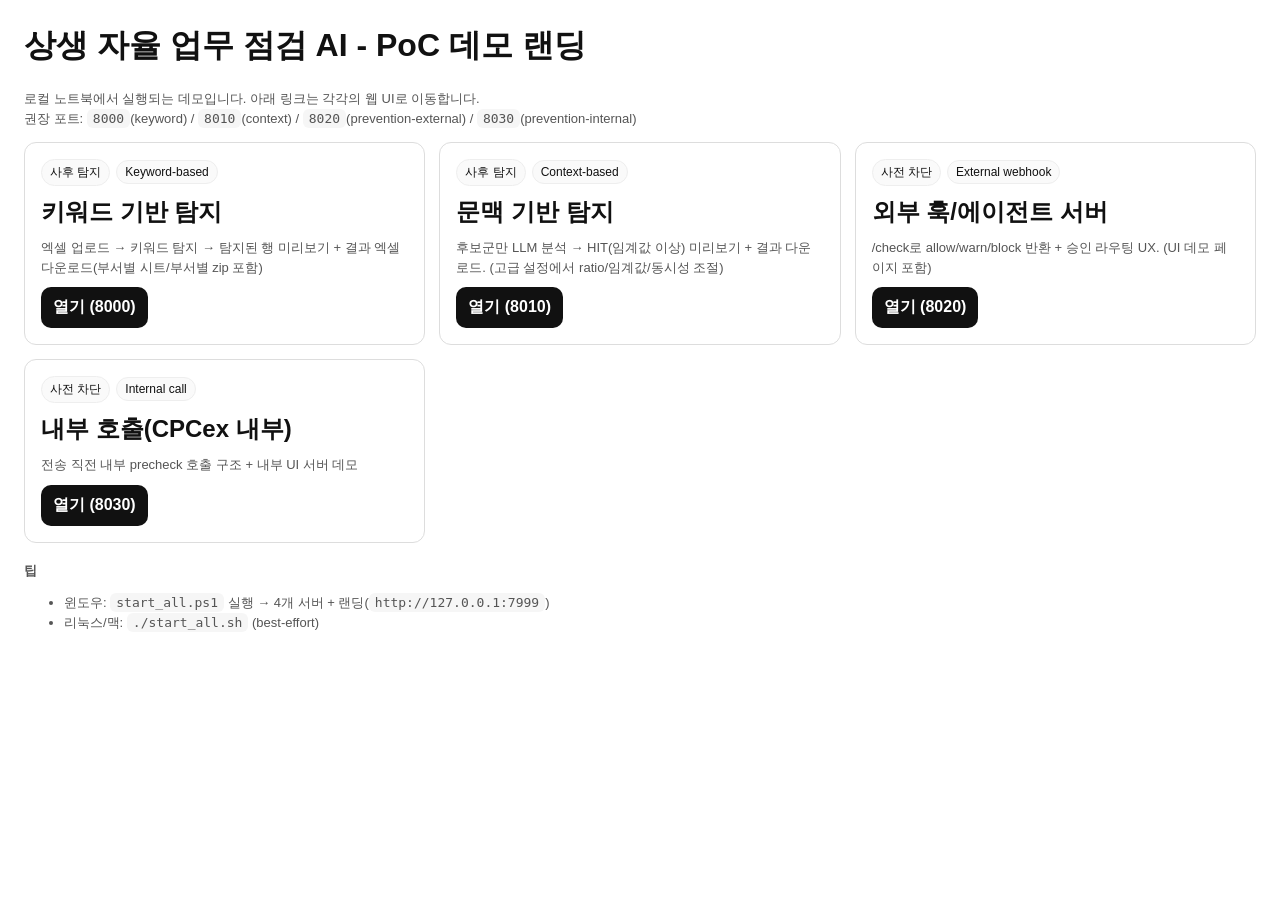
<file: PoC2/index.html>
<!doctype html>
<html lang="ko">
<head>
  <meta charset="utf-8" />
  <meta name="viewport" content="width=device-width, initial-scale=1" />
  <title>상생 자율 업무 점검 AI - PoC 데모 랜딩</title>
  <style>
    body { font-family: -apple-system,BlinkMacSystemFont,'Segoe UI',Roboto,Helvetica,Arial,'Apple SD Gothic Neo','Noto Sans KR',sans-serif; margin: 24px; color:#111; }
    .grid { display:grid; grid-template-columns: repeat(auto-fit, minmax(320px, 1fr)); gap: 14px; }
    .card { border:1px solid #ddd; border-radius: 12px; padding: 16px; }
    .tag { display:inline-block; font-size: 12px; padding: 4px 8px; border-radius: 999px; border:1px solid #eee; background:#fafafa; margin-right: 6px; }
    a.btn { display:inline-block; margin-top: 10px; padding: 10px 12px; border-radius: 10px; background:#111; color:#fff; text-decoration:none; font-weight: 700; }
    .muted { color:#555; font-size: 13px; line-height: 1.5; }
    code { background:#f6f6f6; padding: 2px 6px; border-radius: 6px; }
  </style>
</head>
<body>
  <h1>상생 자율 업무 점검 AI - PoC 데모 랜딩</h1>
  <div class="muted">
    <div>로컬 노트북에서 실행되는 데모입니다. 아래 링크는 각각의 웹 UI로 이동합니다.</div>
    <div>권장 포트: <code>8000</code>(keyword) / <code>8010</code>(context) / <code>8020</code>(prevention-external) / <code>8030</code>(prevention-internal)</div>
  </div>

  <div style="height: 14px;"></div>

  <div class="grid">
    <div class="card">
      <div class="tag">사후 탐지</div><div class="tag">Keyword-based</div>
      <h2 style="margin:10px 0;">키워드 기반 탐지</h2>
      <div class="muted">엑셀 업로드 → 키워드 탐지 → 탐지된 행 미리보기 + 결과 엑셀 다운로드(부서별 시트/부서별 zip 포함)</div>
      <a class="btn" href="http://127.0.0.1:8000/" target="_blank" rel="noreferrer">열기 (8000)</a>
    </div>

    <div class="card">
      <div class="tag">사후 탐지</div><div class="tag">Context-based</div>
      <h2 style="margin:10px 0;">문맥 기반 탐지</h2>
      <div class="muted">후보군만 LLM 분석 → HIT(임계값 이상) 미리보기 + 결과 다운로드. (고급 설정에서 ratio/임계값/동시성 조절)</div>
      <a class="btn" href="http://127.0.0.1:8010/" target="_blank" rel="noreferrer">열기 (8010)</a>
    </div>

    <div class="card">
      <div class="tag">사전 차단</div><div class="tag">External webhook</div>
      <h2 style="margin:10px 0;">외부 훅/에이전트 서버</h2>
      <div class="muted">/check로 allow/warn/block 반환 + 승인 라우팅 UX. (UI 데모 페이지 포함)</div>
      <a class="btn" href="http://127.0.0.1:8020/ui" target="_blank" rel="noreferrer">열기 (8020)</a>
    </div>

    <div class="card">
      <div class="tag">사전 차단</div><div class="tag">Internal call</div>
      <h2 style="margin:10px 0;">내부 호출(CPCex 내부)</h2>
      <div class="muted">전송 직전 내부 precheck 호출 구조 + 내부 UI 서버 데모</div>
      <a class="btn" href="http://127.0.0.1:8030/ui" target="_blank" rel="noreferrer">열기 (8030)</a>
    </div>
  </div>

  <div style="margin-top: 18px;" class="muted">
    <b>팁</b>
    <ul>
      <li>윈도우: <code>start_all.ps1</code> 실행 → 4개 서버 + 랜딩(<code>http://127.0.0.1:7999</code>)</li>
      <li>리눅스/맥: <code>./start_all.sh</code> (best-effort)</li>
    </ul>
  </div>
</body>
</html>
</file>
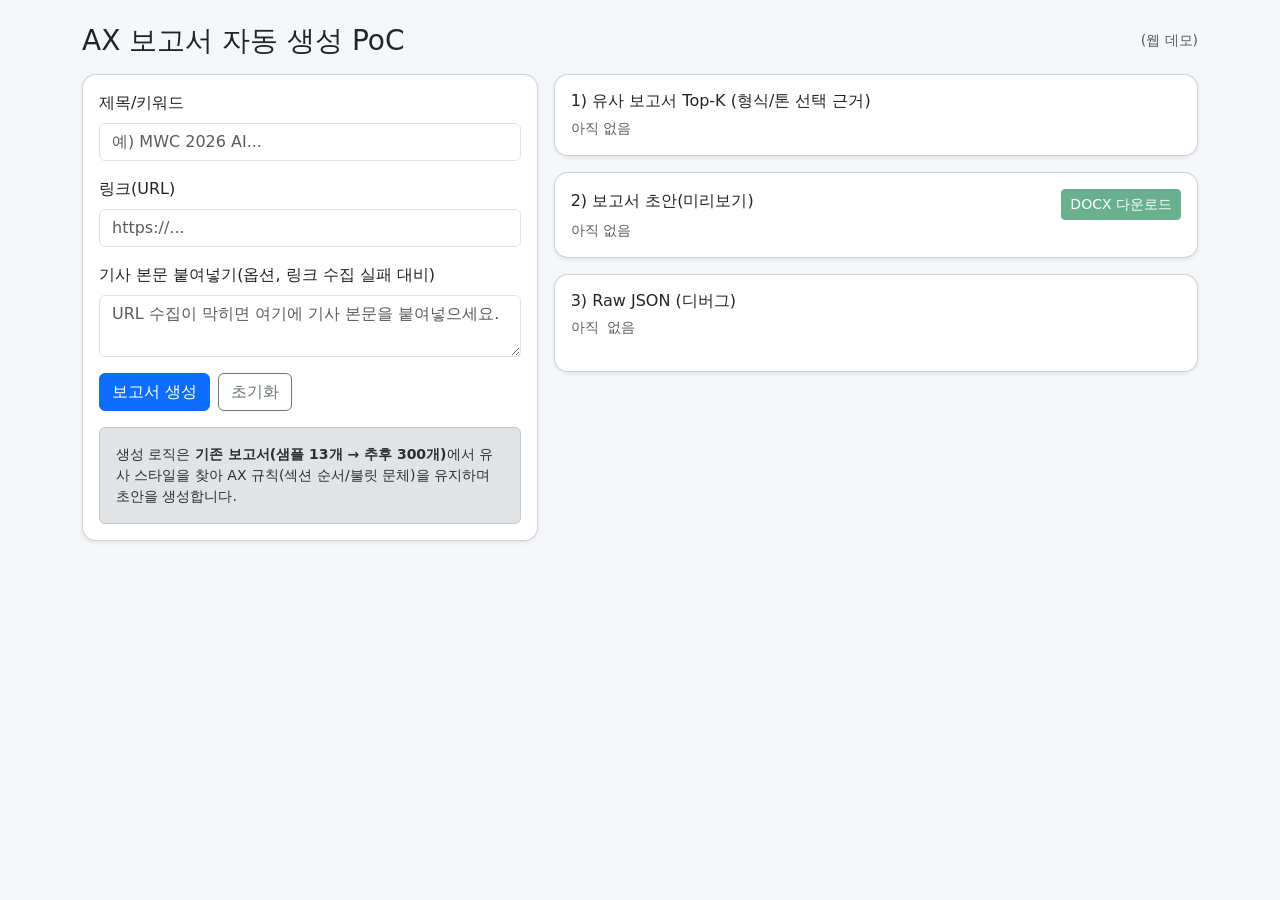
<file: PoC2/보고서 자동 생성(report-agent)/web/index.html>
<!doctype html>
<html lang="ko">
<head>
  <meta charset="utf-8" />
  <meta name="viewport" content="width=device-width, initial-scale=1" />
  <title>AX 보고서 자동 생성 PoC</title>
  <link href="https://cdn.jsdelivr.net/npm/bootstrap@5.3.3/dist/css/bootstrap.min.css" rel="stylesheet" />
  <style>
    body { background:#f6f7fb; }
    .card { border-radius: 14px; }
    textarea { min-height: 220px; }
    pre { white-space: pre-wrap; }
    .mono { font-family: ui-monospace, SFMono-Regular, Menlo, Monaco, Consolas, "Liberation Mono", "Courier New", monospace; }
  </style>
</head>
<body>
  <div class="container py-4">
    <div class="d-flex justify-content-between align-items-center mb-3">
      <h3 class="m-0">AX 보고서 자동 생성 PoC</h3>
      <div class="text-muted small">(웹 데모)</div>
    </div>

    <div class="row g-3">
      <div class="col-lg-5">
        <div class="card shadow-sm">
          <div class="card-body">
            <label class="form-label">제목/키워드</label>
            <input id="title" class="form-control" placeholder="예) MWC 2026 AI..." />

            <label class="form-label mt-3">링크(URL)</label>
            <input id="url" class="form-control" placeholder="https://..." />

            <label class="form-label mt-3">기사 본문 붙여넣기(옵션, 링크 수집 실패 대비)</label>
            <textarea id="body" class="form-control" placeholder="URL 수집이 막히면 여기에 기사 본문을 붙여넣으세요."></textarea>

            <div class="d-flex gap-2 mt-3">
              <button id="btn_generate" class="btn btn-primary">보고서 생성</button>
              <button id="btn_clear" class="btn btn-outline-secondary">초기화</button>
              <div class="ms-auto small text-muted" id="status"></div>
            </div>

            <div class="alert alert-secondary small mt-3 mb-0">
              생성 로직은 <b>기존 보고서(샘플 13개 → 추후 300개)</b>에서 유사 스타일을 찾아
              AX 규칙(섹션 순서/불릿 문체)을 유지하며 초안을 생성합니다.
            </div>
          </div>
        </div>
      </div>

      <div class="col-lg-7">
        <div class="card shadow-sm">
          <div class="card-body">
            <h6 class="mb-2">1) 유사 보고서 Top-K (형식/톤 선택 근거)</h6>
            <div id="retrieval" class="small text-muted">아직 없음</div>
          </div>
        </div>

        <div class="card shadow-sm mt-3">
          <div class="card-body">
            <div class="d-flex justify-content-between align-items-center">
              <h6 class="mb-2">2) 보고서 초안(미리보기)</h6>
              <div class="d-flex gap-2">
                <a id="download" class="btn btn-sm btn-success disabled" href="#">DOCX 다운로드</a>
              </div>
            </div>
            <div id="report" class="small text-muted">아직 없음</div>
          </div>
        </div>

        <div class="card shadow-sm mt-3">
          <div class="card-body">
            <h6 class="mb-2">3) Raw JSON (디버그)</h6>
            <pre id="raw" class="mono small text-muted">아직 없음</pre>
          </div>
        </div>
      </div>
    </div>
  </div>

<script>
  const el = (id) => document.getElementById(id);

  function setStatus(t) { el('status').textContent = t || ''; }
  function renderJson(id, obj) {
    el(id).textContent = JSON.stringify(obj, null, 2);
  }

  el('btn_clear').addEventListener('click', () => {
    el('title').value = '';
    el('url').value = '';
    el('body').value = '';
    el('retrieval').innerHTML = '아직 없음';
    el('report').innerHTML = '아직 없음';
    el('raw').textContent = '아직 없음';
    el('download').classList.add('disabled');
    el('download').setAttribute('href', '#');
  });

  el('btn_generate').addEventListener('click', async () => {
    setStatus('생성 중...');
    try {
      const payload = {
        title: el('title').value,
        url: el('url').value,
        pasted_body: el('body').value
      };

      const res = await fetch('/api/generate', {
        method: 'POST',
        headers: { 'Content-Type': 'application/json' },
        body: JSON.stringify(payload)
      });
      const obj = await res.json();

      if (!obj.ok) {
        el('retrieval').innerHTML = '<span class="text-danger">에러: ' + (obj.error || 'unknown') + '</span>';
        renderJson('raw', obj);
        return;
      }

      // Retrieval
      const items = obj.retrieval || [];
      el('retrieval').innerHTML = items.map((x) => {
        return `<div>• <b>${x.title}</b> <span class="text-muted">(score=${x.score.toFixed(3)})</span></div>`;
      }).join('') || '없음';

      // Report preview (simple)
      const r = obj.report || {};
      const html = `
        <div class="mb-2"><b>${r.report_title || ''}</b></div>
        <div class="mb-2"><b>소제목①</b> ${r.headline_one_liner || ''}</div>
        <div class="mb-2">${(r.section1_summary_bullets||[]).map(b=>`- ${b}`).join('<br/>')}</div>
        <div class="mb-2"><b>소제목②: 추가 확인 사항</b></div>
        <div class="mb-2">${(r.section2_additional_checks_bullets||[]).map(b=>`- ${b}`).join('<br/>')}</div>
        <div class="mb-2"><b>주요 인사이트(시사점)</b></div>
        <div class="mb-2">${(r.insights_bullets||[]).map(b=>`- ${b}`).join('<br/>')}</div>
        <div class="mb-2"><b>별첨</b></div>
        <div class="mb-1"><b>회사</b></div>
        <div class="mb-2">${((r.appendix||{}).companies||[]).map(c=>`• ${c.name}<br/>${(c.overview_bullets||[]).map(b=>`- ${b}`).join('<br/>')}`).join('<br/><br/>') || '(없음)'}</div>
        <div class="mb-1"><b>인물</b></div>
        <div class="mb-2">${((r.appendix||{}).people||[]).map(p=>`• ${p.name}<br/>${(p.profile_bullets||[]).map(b=>`- ${b}`).join('<br/>')}`).join('<br/><br/>') || '(없음)'}</div>
      `;
      el('report').innerHTML = html;

      renderJson('raw', obj);

      // download
      if (obj.download_url) {
        el('download').classList.remove('disabled');
        el('download').setAttribute('href', obj.download_url);
      }

    } catch (e) {
      el('retrieval').innerHTML = '<span class="text-danger">에러: ' + String(e) + '</span>';
    } finally {
      setStatus('');
    }
  });
</script>
</body>
</html>
</file>
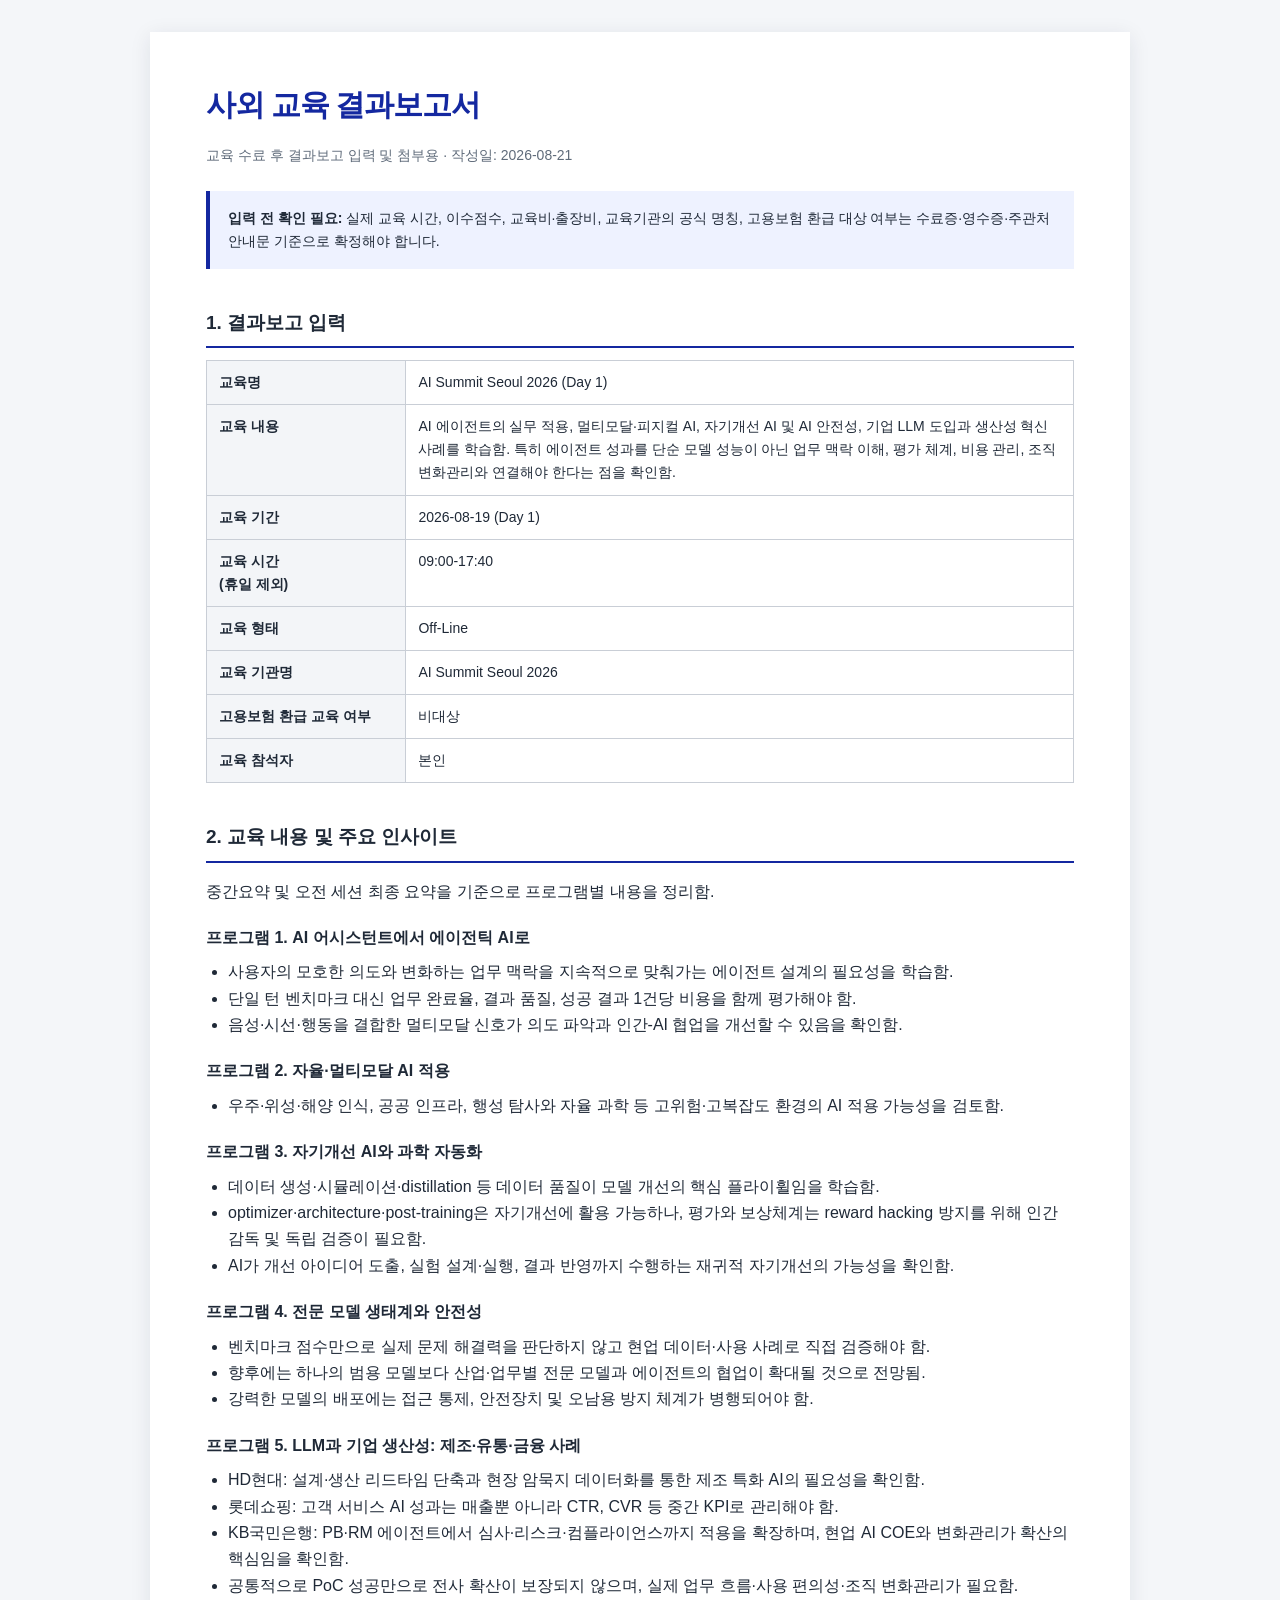
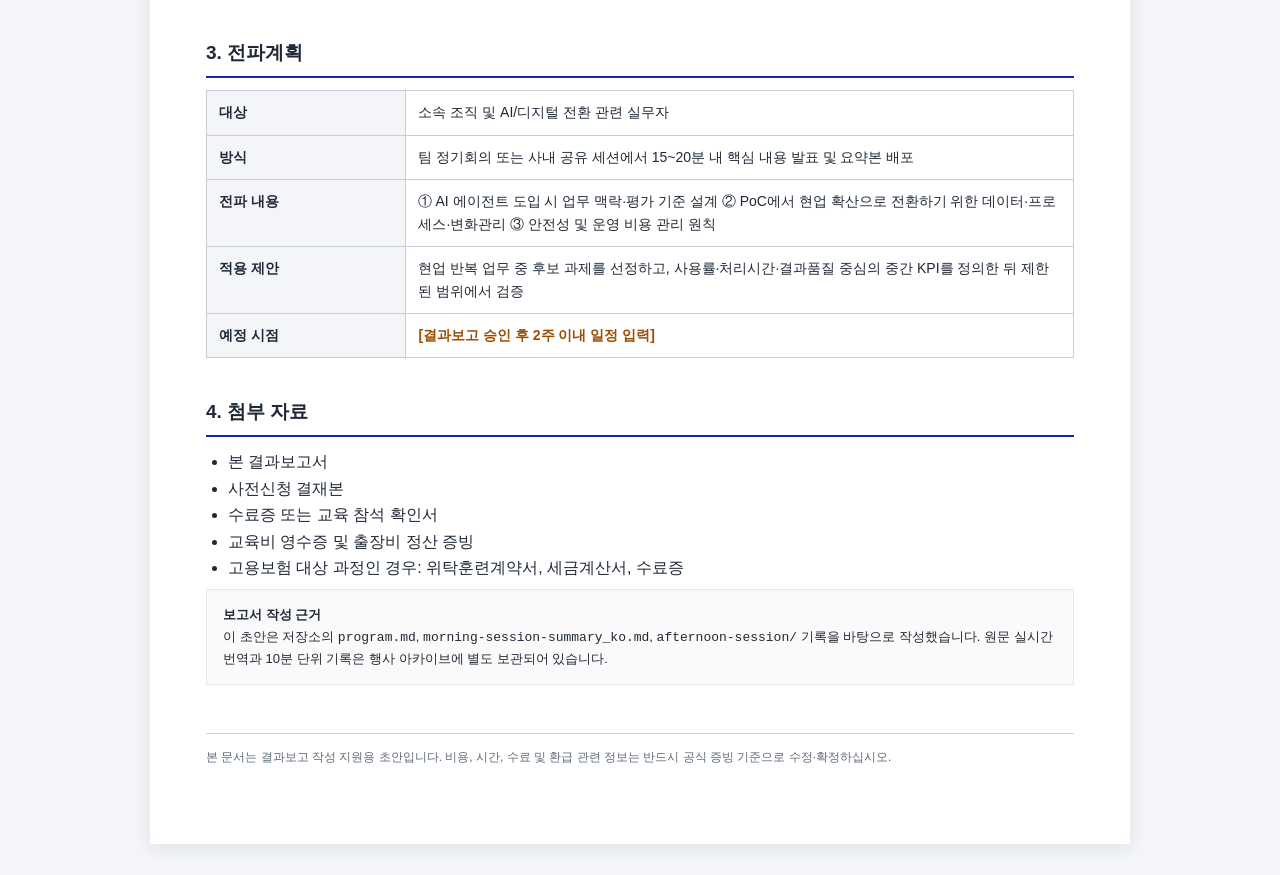
<file: AIS26/education-result-report-draft.html>
<!doctype html>
<html lang="ko">
<head>
  <meta charset="utf-8">
  <meta name="viewport" content="width=device-width, initial-scale=1">
  <title>사외 교육 결과보고서 - AI Summit Seoul 2026</title>
  <style>
    :root { --blue:#1428a0; --line:#c9ced6; --ink:#1f2937; --muted:#5f6b7a; --bg:#f4f6f9; }
    * { box-sizing:border-box; }
    body { margin:0; background:var(--bg); color:var(--ink); font-family:"Malgun Gothic","Apple SD Gothic Neo",Arial,sans-serif; line-height:1.65; }
    main { width:min(980px, calc(100% - 32px)); margin:32px auto; background:#fff; padding:48px 56px 64px; box-shadow:0 4px 20px #16233a18; }
    h1 { margin:0 0 6px; color:var(--blue); font-size:30px; letter-spacing:-.04em; }
    h2 { margin:38px 0 12px; padding-bottom:8px; border-bottom:2px solid var(--blue); font-size:19px; }
    h3 { margin:20px 0 6px; font-size:16px; }
    .meta { color:var(--muted); font-size:14px; }
    .notice { margin:24px 0; padding:16px 18px; border-left:4px solid var(--blue); background:#eef2ff; font-size:14px; }
    table { width:100%; border-collapse:collapse; margin:12px 0 20px; font-size:14px; }
    th, td { border:1px solid var(--line); padding:10px 12px; vertical-align:top; }
    th { width:23%; background:#f3f5f8; text-align:left; font-weight:700; }
    ul { margin:8px 0; padding-left:22px; }
    .placeholder { color:#9b4d00; font-weight:700; }
    .source { padding:14px 16px; background:#fafafa; border:1px solid #e4e7eb; font-size:13px; }
    .footer { margin-top:48px; padding-top:14px; border-top:1px solid var(--line); color:var(--muted); font-size:12px; }
    @media print { body{background:#fff} main{width:100%;margin:0;padding:20mm;box-shadow:none}.notice{break-inside:avoid} }
  </style>
</head>
<body>
<main>
  <h1>사외 교육 결과보고서</h1>
  <p class="meta">교육 수료 후 결과보고 입력 및 첨부용 · 작성일: 2026-08-21</p>

  <div class="notice">
    <strong>입력 전 확인 필요:</strong> 실제 교육 시간, 이수점수, 교육비·출장비, 교육기관의 공식 명칭, 고용보험 환급 대상 여부는 수료증·영수증·주관처 안내문 기준으로 확정해야 합니다.
  </div>

  <h2>1. 결과보고 입력</h2>
  <table>
    <tr><th>교육명</th><td>AI Summit Seoul 2026 (Day 1)</td></tr>
    <tr><th>교육 내용</th><td>
      AI 에이전트의 실무 적용, 멀티모달·피지컬 AI, 자기개선 AI 및 AI 안전성, 기업 LLM 도입과 생산성 혁신 사례를 학습함. 특히 에이전트 성과를 단순 모델 성능이 아닌 업무 맥락 이해, 평가 체계, 비용 관리, 조직 변화관리와 연결해야 한다는 점을 확인함.
    </td></tr>
    <tr><th>교육 기간</th><td>2026-08-19 (Day 1)</td></tr>
    <tr><th>교육 시간<br>(휴일 제외)</th><td>09:00-17:40</td></tr>
    <tr><th>교육 형태</th><td>Off-Line</td></tr>
    <tr><th>교육 기관명</th><td>AI Summit Seoul 2026</td></tr>
    <tr><th>고용보험 환급 교육 여부</th><td>비대상</td></tr>
    <tr><th>교육 참석자</th><td>본인</td></tr>
  </table>

  <h2>2. 교육 내용 및 주요 인사이트</h2>
<p>중간요약 및 오전 세션 최종 요약을 기준으로 프로그램별 내용을 정리함.</p>
<h3>프로그램 1. AI 어시스턴트에서 에이전틱 AI로</h3><ul><li>사용자의 모호한 의도와 변화하는 업무 맥락을 지속적으로 맞춰가는 에이전트 설계의 필요성을 학습함.</li><li>단일 턴 벤치마크 대신 업무 완료율, 결과 품질, 성공 결과 1건당 비용을 함께 평가해야 함.</li><li>음성·시선·행동을 결합한 멀티모달 신호가 의도 파악과 인간-AI 협업을 개선할 수 있음을 확인함.</li></ul>
<h3>프로그램 2. 자율·멀티모달 AI 적용</h3><ul><li>우주·위성·해양 인식, 공공 인프라, 행성 탐사와 자율 과학 등 고위험·고복잡도 환경의 AI 적용 가능성을 검토함.</li></ul>
<h3>프로그램 3. 자기개선 AI와 과학 자동화</h3><ul><li>데이터 생성·시뮬레이션·distillation 등 데이터 품질이 모델 개선의 핵심 플라이휠임을 학습함.</li><li>optimizer·architecture·post-training은 자기개선에 활용 가능하나, 평가와 보상체계는 reward hacking 방지를 위해 인간 감독 및 독립 검증이 필요함.</li><li>AI가 개선 아이디어 도출, 실험 설계·실행, 결과 반영까지 수행하는 재귀적 자기개선의 가능성을 확인함.</li></ul>
<h3>프로그램 4. 전문 모델 생태계와 안전성</h3><ul><li>벤치마크 점수만으로 실제 문제 해결력을 판단하지 않고 현업 데이터·사용 사례로 직접 검증해야 함.</li><li>향후에는 하나의 범용 모델보다 산업·업무별 전문 모델과 에이전트의 협업이 확대될 것으로 전망됨.</li><li>강력한 모델의 배포에는 접근 통제, 안전장치 및 오남용 방지 체계가 병행되어야 함.</li></ul>
<h3>프로그램 5. LLM과 기업 생산성: 제조·유통·금융 사례</h3><ul><li>HD현대: 설계·생산 리드타임 단축과 현장 암묵지 데이터화를 통한 제조 특화 AI의 필요성을 확인함.</li><li>롯데쇼핑: 고객 서비스 AI 성과는 매출뿐 아니라 CTR, CVR 등 중간 KPI로 관리해야 함.</li><li>KB국민은행: PB·RM 에이전트에서 심사·리스크·컴플라이언스까지 적용을 확장하며, 현업 AI COE와 변화관리가 확산의 핵심임을 확인함.</li><li>공통적으로 PoC 성공만으로 전사 확산이 보장되지 않으며, 실제 업무 흐름·사용 편의성·조직 변화관리가 필요함.</li></ul>
<h2>3. 전파계획</h2>
  <table>
    <tr><th>대상</th><td>소속 조직 및 AI/디지털 전환 관련 실무자</td></tr>
    <tr><th>방식</th><td>팀 정기회의 또는 사내 공유 세션에서 15~20분 내 핵심 내용 발표 및 요약본 배포</td></tr>
    <tr><th>전파 내용</th><td>① AI 에이전트 도입 시 업무 맥락·평가 기준 설계 ② PoC에서 현업 확산으로 전환하기 위한 데이터·프로세스·변화관리 ③ 안전성 및 운영 비용 관리 원칙</td></tr>
    <tr><th>적용 제안</th><td>현업 반복 업무 중 후보 과제를 선정하고, 사용률·처리시간·결과품질 중심의 중간 KPI를 정의한 뒤 제한된 범위에서 검증</td></tr>
    <tr><th>예정 시점</th><td><span class="placeholder">[결과보고 승인 후 2주 이내 일정 입력]</span></td></tr>
  </table>

  <h2>4. 첨부 자료</h2>
  <ul>
    <li>본 결과보고서</li>
    <li>사전신청 결재본</li>
    <li>수료증 또는 교육 참석 확인서</li>
    <li>교육비 영수증 및 출장비 정산 증빙</li>
    <li>고용보험 대상 과정인 경우: 위탁훈련계약서, 세금계산서, 수료증</li>
  </ul>

  <div class="source">
    <strong>보고서 작성 근거</strong><br>
    이 초안은 저장소의 <code>program.md</code>, <code>morning-session-summary_ko.md</code>, <code>afternoon-session/</code> 기록을 바탕으로 작성했습니다. 원문 실시간 번역과 10분 단위 기록은 행사 아카이브에 별도 보관되어 있습니다.
  </div>

  <p class="footer">본 문서는 결과보고 작성 지원용 초안입니다. 비용, 시간, 수료 및 환급 관련 정보는 반드시 공식 증빙 기준으로 수정·확정하십시오.</p>
</main>
</body>
</html>
</file>
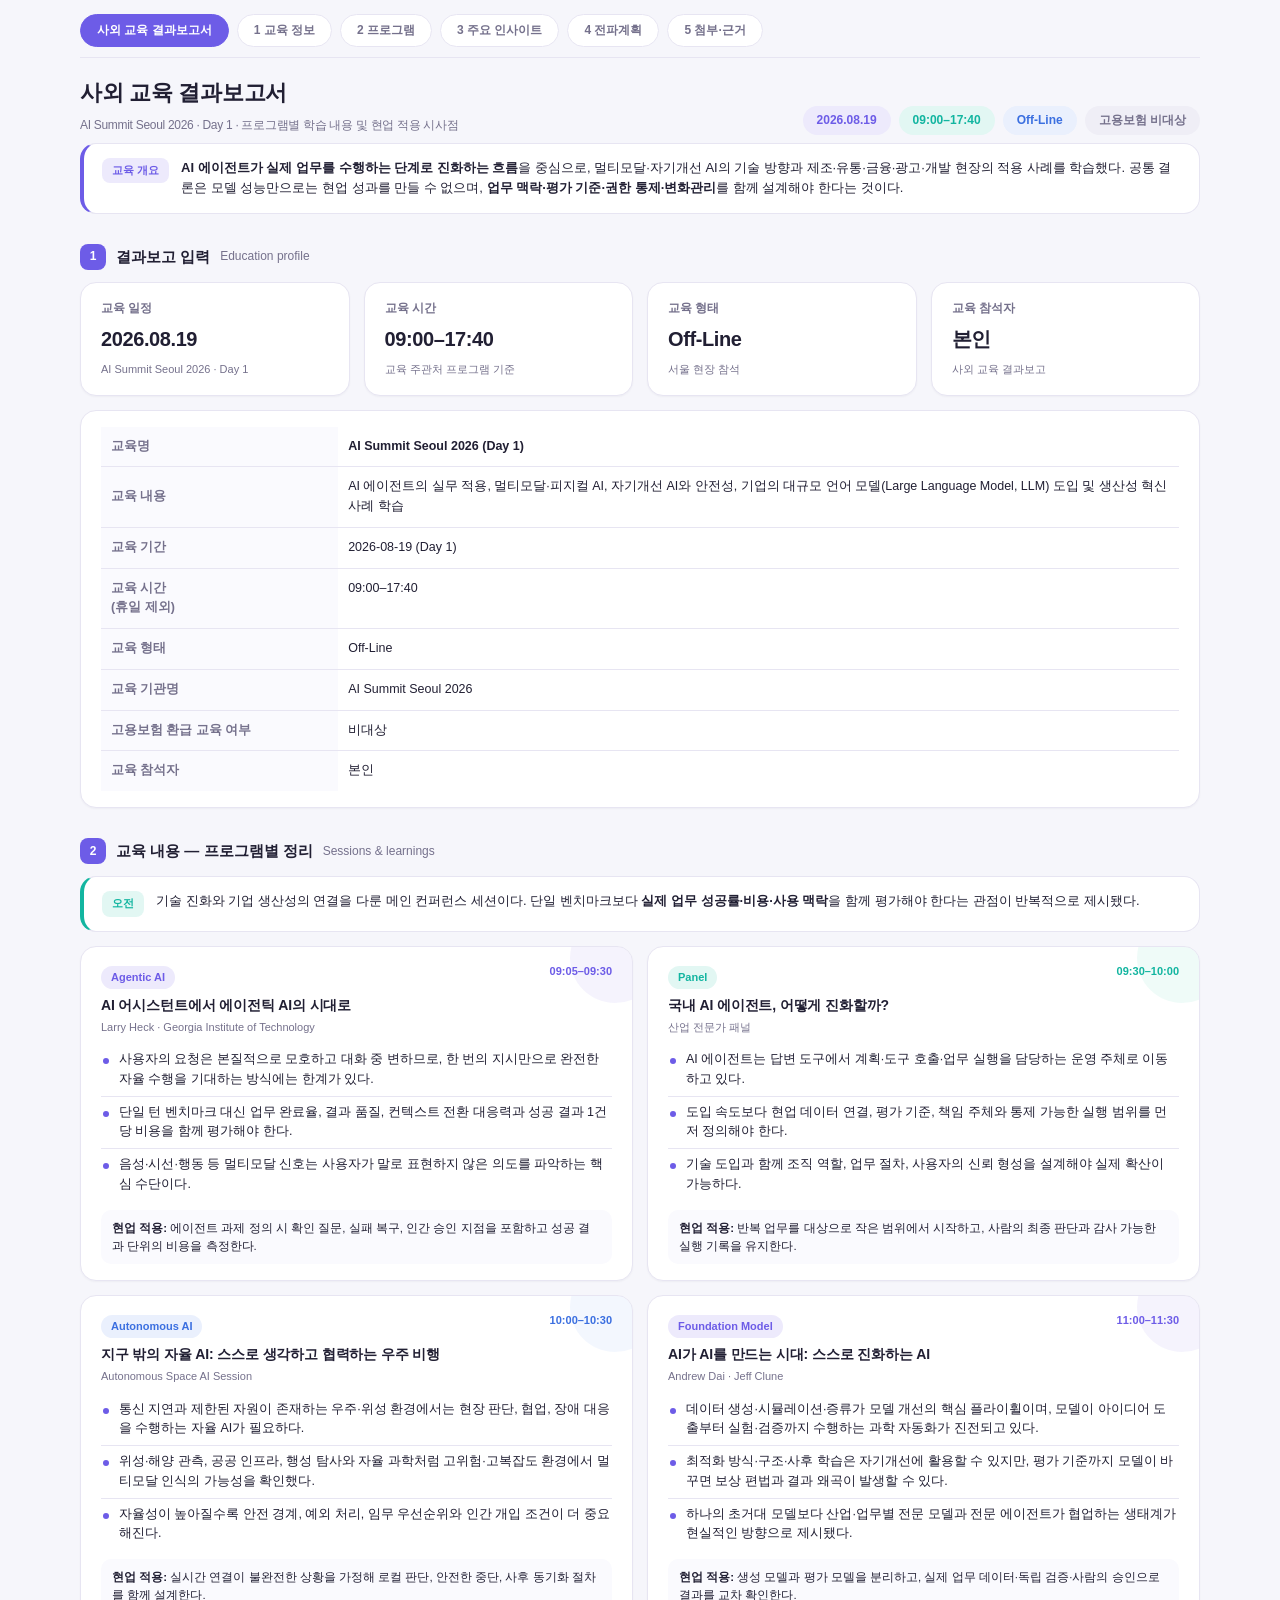
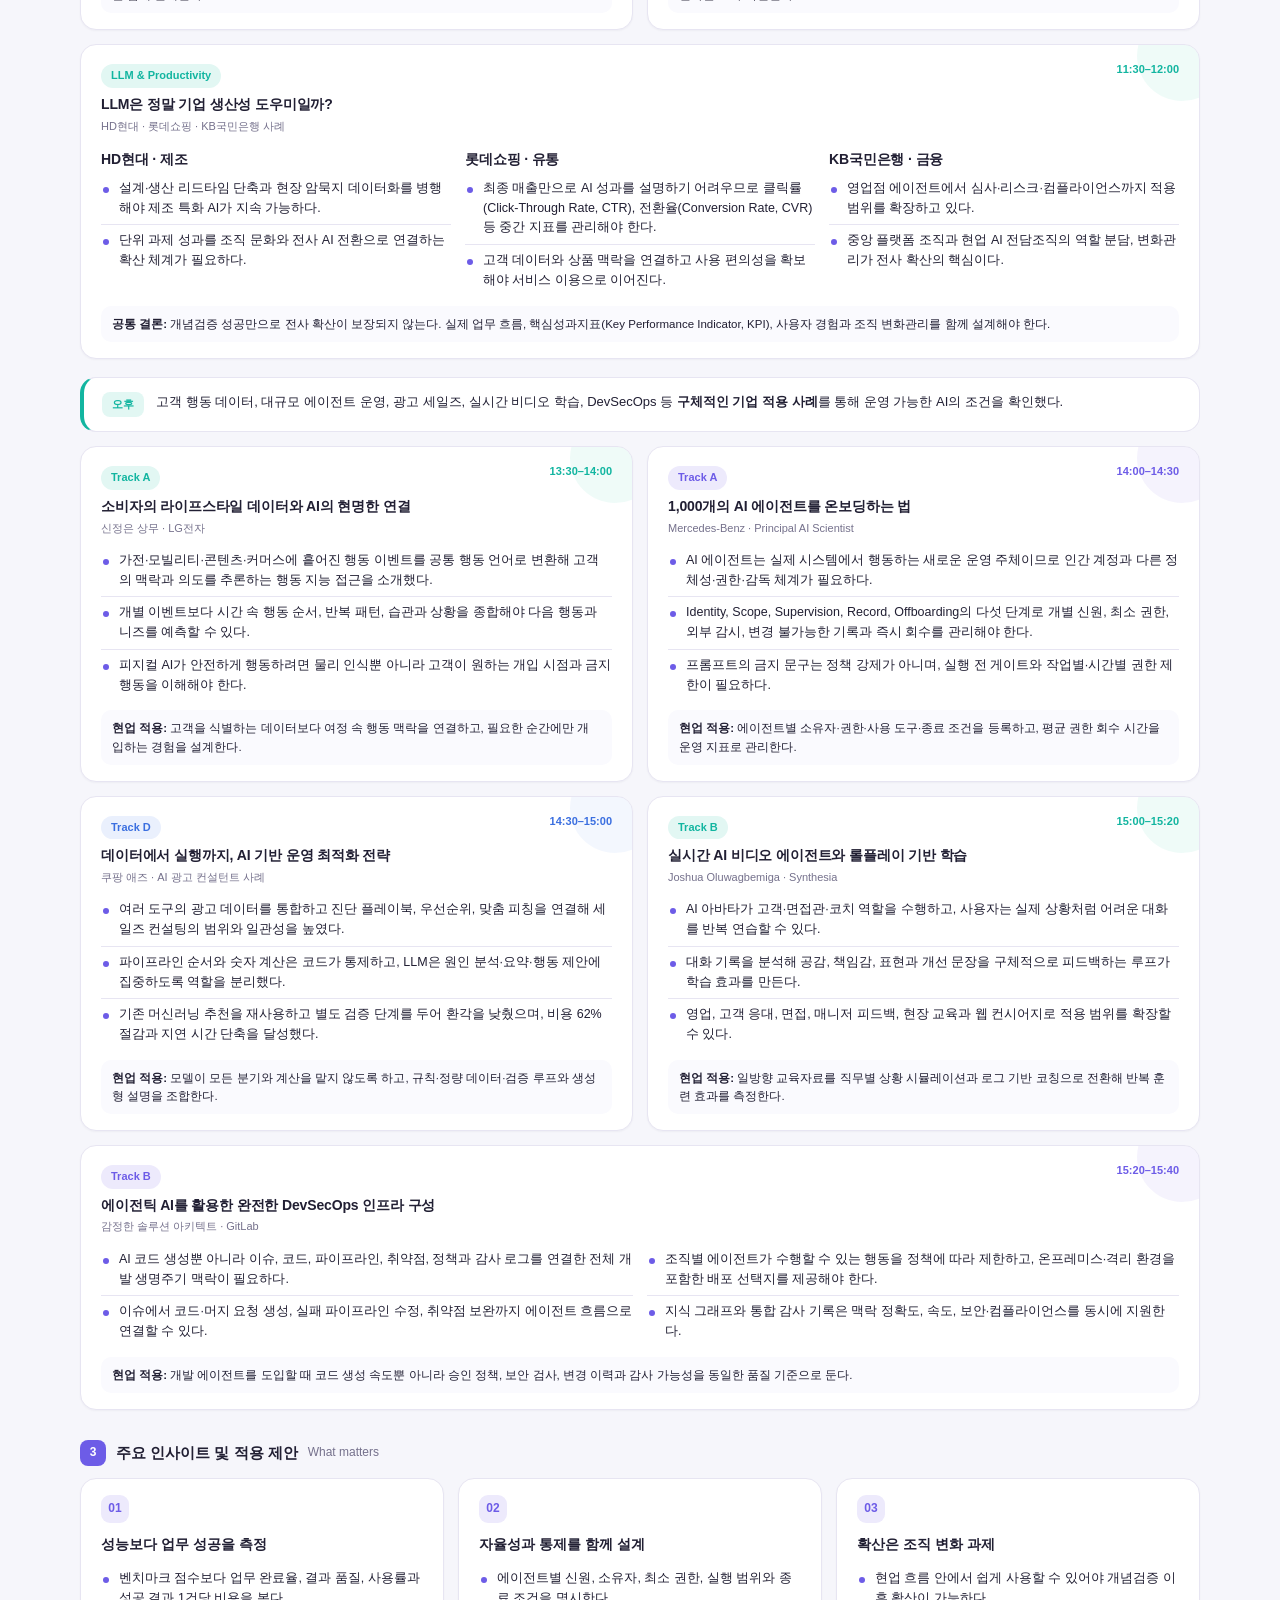
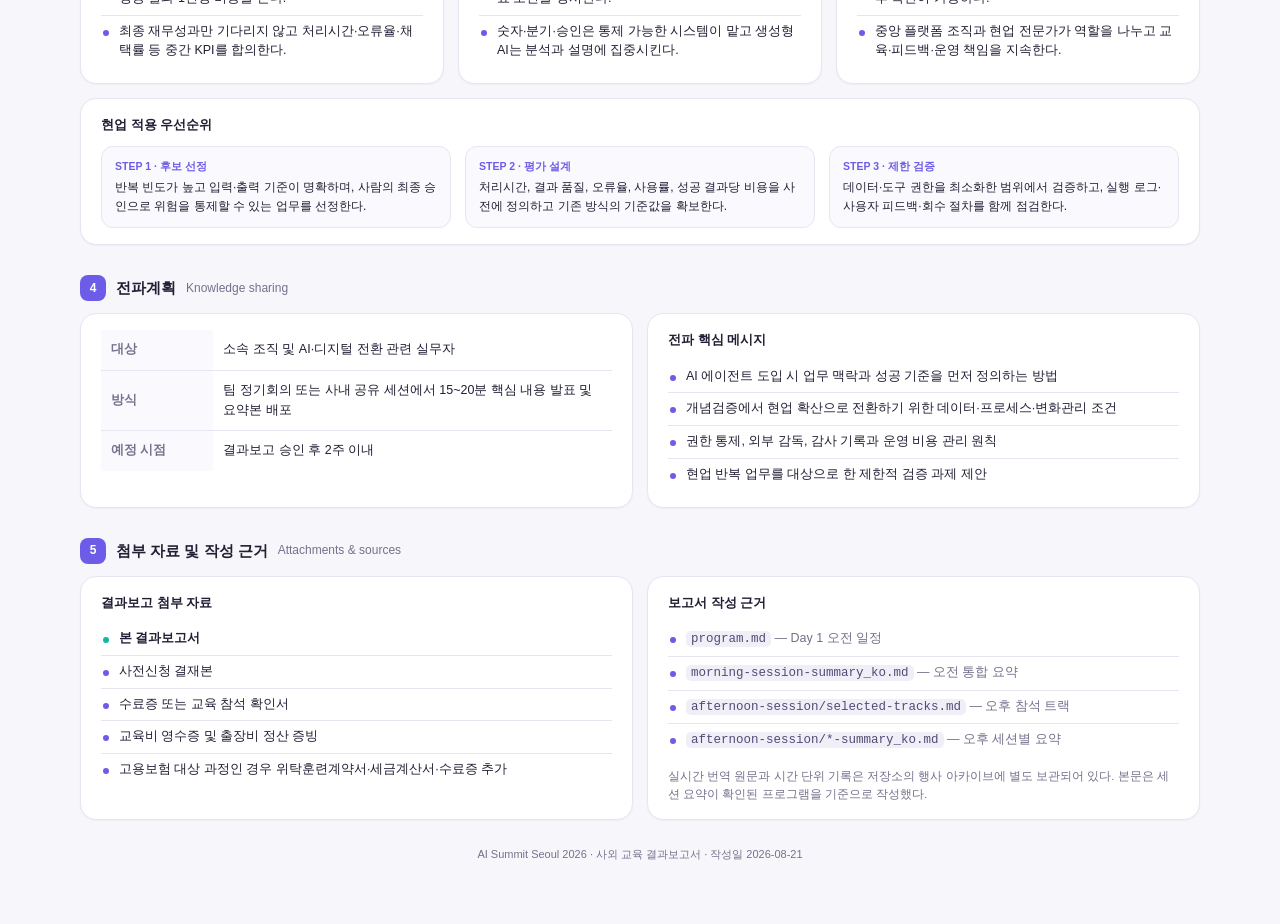
<file: AIS26/사외 교육 결과 보고서.html>
<!DOCTYPE html>
<html lang="ko">
<head>
<meta charset="UTF-8">
<meta name="viewport" content="width=device-width, initial-scale=1.0">
<title>사외 교육 결과보고서 · AI Summit Seoul 2026</title>
<style>
:root{
  --bg:#F6F6FB; --card:#FFFFFF; --vio:#6D5CE7; --vio-soft:#EDEAFC; --mint:#12B5A0; --mint-soft:#E2F7F3;
  --ink:#211F33; --sub:#75718C; --line:#E7E5F2; --red:#E24C6A; --red-soft:#FBE9ED; --amber:#E8963C;
  --amber-soft:#FDF1E3; --blue:#3B6FE0; --blue-soft:#EAF0FD;
}
*{box-sizing:border-box;margin:0;padding:0}
html{scroll-behavior:smooth}
body{background:var(--bg);color:var(--ink);font-family:'Segoe UI','Malgun Gothic','맑은 고딕',Arial,sans-serif;padding:0 32px 60px;line-height:1.58}
.wrap{max-width:1120px;margin:0 auto}
.qnav{position:sticky;top:0;z-index:50;background:rgba(246,246,251,.92);backdrop-filter:blur(6px);padding:14px 0 10px;margin-bottom:8px;border-bottom:1px solid var(--line);display:flex;gap:8px;flex-wrap:wrap;align-items:center}
.qnav a{text-decoration:none;background:var(--card);border:1px solid var(--line);color:var(--sub);border-radius:999px;padding:6px 16px;font-size:12px;font-weight:600;transition:.15s}
.qnav a:hover{border-color:var(--vio);color:var(--vio);background:var(--vio-soft)}
.qnav .home{background:var(--vio);border-color:var(--vio);color:#fff}
header{display:flex;align-items:flex-end;justify-content:space-between;flex-wrap:wrap;gap:12px;margin:18px 0 8px}
h1{font-size:22px;font-weight:700;letter-spacing:-.3px}
h1 small{display:block;font-size:12px;color:var(--sub);font-weight:500;margin-top:5px}
.chips{display:flex;gap:8px;align-items:center;flex-wrap:wrap}
.chip{background:var(--vio-soft);color:var(--vio);border-radius:999px;padding:5px 14px;font-size:12px;font-weight:600}
.chip.mint{background:var(--mint-soft);color:var(--mint)}
.chip.plain{background:#EFEEF6;color:var(--sub)}
.chip.blue{background:var(--blue-soft);color:var(--blue)}
.sec{display:flex;align-items:center;gap:10px;margin:30px 0 12px;scroll-margin-top:64px}
.sec .rn{width:26px;height:26px;border-radius:8px;background:var(--vio);color:#fff;display:flex;align-items:center;justify-content:center;font-size:12px;font-weight:700;flex-shrink:0}
.sec h2{font-size:15px;font-weight:700}
.sec .en{font-size:12px;color:var(--sub);font-weight:500}
.card{background:var(--card);border:1px solid var(--line);border-radius:16px;padding:16px 20px;box-shadow:0 1px 2px rgba(33,31,51,.04)}
.grid4{display:grid;grid-template-columns:repeat(4,1fr);gap:14px}
.grid3{display:grid;grid-template-columns:repeat(3,1fr);gap:14px}
.grid2{display:grid;grid-template-columns:1fr 1fr;gap:14px}
.kpi .lb{font-size:12px;color:var(--sub);font-weight:600}
.kpi .v{font-size:20px;font-weight:700;margin:6px 0;letter-spacing:-.4px}
.kpi .v small{font-size:12px;color:var(--sub);font-weight:500}
.kpi .d{font-size:11px;color:var(--sub)}
.pill{display:inline-block;border-radius:999px;padding:3px 10px;font-size:11px;font-weight:700;margin-right:6px}
.pill.up{background:var(--mint-soft);color:var(--mint)}
.pill.nt{background:#EFEEF6;color:var(--sub)}
.pill.wt{background:var(--amber-soft);color:var(--amber)}
.pill.vio{background:var(--vio-soft);color:var(--vio)}
.pill.blue{background:var(--blue-soft);color:var(--blue)}
.strip{display:flex;gap:12px;align-items:flex-start;background:var(--card);border:1px solid var(--line);border-left:4px solid var(--vio);border-radius:16px;padding:14px 18px;margin-bottom:14px}
.strip .tag{background:var(--vio-soft);color:var(--vio);border-radius:8px;padding:4px 10px;font-size:11px;font-weight:700;white-space:nowrap}
.strip p{font-size:13px}
.strip.mint{border-left-color:var(--mint)}
.strip.mint .tag{background:var(--mint-soft);color:var(--mint)}
h3.blk{font-size:13px;font-weight:700;margin-bottom:10px}
ul.ls{list-style:none}
ul.ls li{position:relative;padding:6px 0 6px 18px;font-size:12.5px;border-top:1px solid var(--line)}
ul.ls li:first-child{border-top:0}
ul.ls li::before{content:'';width:6px;height:6px;border-radius:50%;background:var(--vio);position:absolute;left:2px;top:14px}
ul.ls li.hl::before{background:var(--mint)}
table{width:100%;border-collapse:collapse;font-size:12.5px}
th{width:22%;color:var(--sub);font-weight:600;text-align:left;padding:10px;border-bottom:1px solid var(--line);background:#FAFAFE}
td{padding:10px;border-bottom:1px solid var(--line);vertical-align:top}
tr:last-child th,tr:last-child td{border-bottom:0}
.program{position:relative;overflow:hidden}
.program::after{content:'';position:absolute;right:-28px;top:-34px;width:90px;height:90px;border-radius:50%;background:var(--vio-soft);opacity:.55}
.program.mint::after{background:var(--mint-soft)}
.program.blue::after{background:var(--blue-soft)}
.program .head{display:flex;justify-content:space-between;align-items:flex-start;gap:12px;margin-bottom:8px;position:relative;z-index:1}
.program .time{font-size:11px;font-weight:700;color:var(--vio);white-space:nowrap}
.program.mint .time{color:var(--mint)}
.program.blue .time{color:var(--blue)}
.program h3{font-size:14px;line-height:1.35;margin:7px 0 4px;letter-spacing:-.15px}
.program .speaker{font-size:11px;color:var(--sub)}
.program .takeaway{margin-top:9px;padding:9px 11px;background:#FAFAFE;border-radius:10px;font-size:11.5px}
.insight{min-height:190px}
.insight .no{width:28px;height:28px;border-radius:9px;background:var(--vio-soft);color:var(--vio);display:flex;align-items:center;justify-content:center;font-size:12px;font-weight:800;margin-bottom:10px}
.insight h3{font-size:14px;margin-bottom:8px}
.action{background:#FAFAFE;border:1px solid var(--line);border-radius:12px;padding:11px 13px}
.action .lb{font-size:10.5px;font-weight:700;color:var(--vio);margin-bottom:4px}
.action p{font-size:12px}
.source{font-size:11.5px;color:var(--sub)}
code{font-family:Consolas,'Courier New',monospace;background:#F0EFF7;border-radius:5px;padding:1px 5px;color:#514B76}
footer{margin-top:26px;font-size:11px;color:var(--sub);text-align:center}
@media(max-width:900px){.grid4,.grid3{grid-template-columns:repeat(2,1fr)}.grid2{grid-template-columns:1fr}}
@media(max-width:620px){body{padding:0 16px 40px}.grid4,.grid3{grid-template-columns:1fr}.qnav{position:static}.program .head{display:block}.program .time{display:inline-block;margin-top:5px}}
@media print{*{-webkit-print-color-adjust:exact;print-color-adjust:exact}body{background:#fff;padding:0}.qnav{display:none}.card,.strip{break-inside:avoid}.wrap{max-width:none}.sec{margin-top:22px}a{color:inherit;text-decoration:none}}
</style>
</head>
<body>
<div class="wrap">

<nav class="qnav" aria-label="빠른 이동">
  <a class="home" href="#top">사외 교육 결과보고서</a>
  <a href="#sec1">1 교육 정보</a>
  <a href="#sec2">2 프로그램</a>
  <a href="#sec3">3 주요 인사이트</a>
  <a href="#sec4">4 전파계획</a>
  <a href="#sec5">5 첨부·근거</a>
</nav>

<header id="top">
  <h1>사외 교육 결과보고서
    <small>AI Summit Seoul 2026 · Day 1 · 프로그램별 학습 내용 및 현업 적용 시사점</small>
  </h1>
  <div class="chips">
    <span class="chip">2026.08.19</span>
    <span class="chip mint">09:00–17:40</span>
    <span class="chip blue">Off-Line</span>
    <span class="chip plain">고용보험 비대상</span>
  </div>
</header>

<div class="strip">
  <span class="tag">교육 개요</span>
  <p><b>AI 에이전트가 실제 업무를 수행하는 단계로 진화하는 흐름</b>을 중심으로, 멀티모달·자기개선 AI의 기술 방향과 제조·유통·금융·광고·개발 현장의 적용 사례를 학습했다. 공통 결론은 모델 성능만으로는 현업 성과를 만들 수 없으며, <b>업무 맥락·평가 기준·권한 통제·변화관리</b>를 함께 설계해야 한다는 것이다.</p>
</div>

<div class="sec" id="sec1"><div class="rn">1</div><h2>결과보고 입력</h2><span class="en">Education profile</span></div>

<div class="grid4" style="margin-bottom:14px">
  <div class="card kpi"><div class="lb">교육 일정</div><div class="v">2026.08.19</div><div class="d">AI Summit Seoul 2026 · Day 1</div></div>
  <div class="card kpi"><div class="lb">교육 시간</div><div class="v">09:00–17:40</div><div class="d">교육 주관처 프로그램 기준</div></div>
  <div class="card kpi"><div class="lb">교육 형태</div><div class="v">Off-Line</div><div class="d">서울 현장 참석</div></div>
  <div class="card kpi"><div class="lb">교육 참석자</div><div class="v">본인</div><div class="d">사외 교육 결과보고</div></div>
</div>

<div class="card">
  <table aria-label="사외 교육 결과보고 입력 정보">
    <tr><th>교육명</th><td><b>AI Summit Seoul 2026 (Day 1)</b></td></tr>
    <tr><th>교육 내용</th><td>AI 에이전트의 실무 적용, 멀티모달·피지컬 AI, 자기개선 AI와 안전성, 기업의 대규모 언어 모델(Large Language Model, LLM) 도입 및 생산성 혁신 사례 학습</td></tr>
    <tr><th>교육 기간</th><td>2026-08-19 (Day 1)</td></tr>
    <tr><th>교육 시간<br>(휴일 제외)</th><td>09:00–17:40</td></tr>
    <tr><th>교육 형태</th><td>Off-Line</td></tr>
    <tr><th>교육 기관명</th><td>AI Summit Seoul 2026</td></tr>
    <tr><th>고용보험 환급 교육 여부</th><td>비대상</td></tr>
    <tr><th>교육 참석자</th><td>본인</td></tr>
  </table>
</div>

<div class="sec" id="sec2"><div class="rn">2</div><h2>교육 내용 — 프로그램별 정리</h2><span class="en">Sessions &amp; learnings</span></div>

<div class="strip mint">
  <span class="tag">오전</span>
  <p>기술 진화와 기업 생산성의 연결을 다룬 메인 컨퍼런스 세션이다. 단일 벤치마크보다 <b>실제 업무 성공률·비용·사용 맥락</b>을 함께 평가해야 한다는 관점이 반복적으로 제시됐다.</p>
</div>

<div class="grid2">
  <article class="card program">
    <div class="head"><div><span class="pill vio">Agentic AI</span><h3>AI 어시스턴트에서 에이전틱 AI의 시대로</h3><div class="speaker">Larry Heck · Georgia Institute of Technology</div></div><span class="time">09:05–09:30</span></div>
    <ul class="ls"><li>사용자의 요청은 본질적으로 모호하고 대화 중 변하므로, 한 번의 지시만으로 완전한 자율 수행을 기대하는 방식에는 한계가 있다.</li><li>단일 턴 벤치마크 대신 업무 완료율, 결과 품질, 컨텍스트 전환 대응력과 성공 결과 1건당 비용을 함께 평가해야 한다.</li><li>음성·시선·행동 등 멀티모달 신호는 사용자가 말로 표현하지 않은 의도를 파악하는 핵심 수단이다.</li></ul>
    <div class="takeaway"><b>현업 적용:</b> 에이전트 과제 정의 시 확인 질문, 실패 복구, 인간 승인 지점을 포함하고 성공 결과 단위의 비용을 측정한다.</div>
  </article>

  <article class="card program mint">
    <div class="head"><div><span class="pill up">Panel</span><h3>국내 AI 에이전트, 어떻게 진화할까?</h3><div class="speaker">산업 전문가 패널</div></div><span class="time">09:30–10:00</span></div>
    <ul class="ls"><li>AI 에이전트는 답변 도구에서 계획·도구 호출·업무 실행을 담당하는 운영 주체로 이동하고 있다.</li><li>도입 속도보다 현업 데이터 연결, 평가 기준, 책임 주체와 통제 가능한 실행 범위를 먼저 정의해야 한다.</li><li>기술 도입과 함께 조직 역할, 업무 절차, 사용자의 신뢰 형성을 설계해야 실제 확산이 가능하다.</li></ul>
    <div class="takeaway"><b>현업 적용:</b> 반복 업무를 대상으로 작은 범위에서 시작하고, 사람의 최종 판단과 감사 가능한 실행 기록을 유지한다.</div>
  </article>

  <article class="card program blue">
    <div class="head"><div><span class="pill blue">Autonomous AI</span><h3>지구 밖의 자율 AI: 스스로 생각하고 협력하는 우주 비행</h3><div class="speaker">Autonomous Space AI Session</div></div><span class="time">10:00–10:30</span></div>
    <ul class="ls"><li>통신 지연과 제한된 자원이 존재하는 우주·위성 환경에서는 현장 판단, 협업, 장애 대응을 수행하는 자율 AI가 필요하다.</li><li>위성·해양 관측, 공공 인프라, 행성 탐사와 자율 과학처럼 고위험·고복잡도 환경에서 멀티모달 인식의 가능성을 확인했다.</li><li>자율성이 높아질수록 안전 경계, 예외 처리, 임무 우선순위와 인간 개입 조건이 더 중요해진다.</li></ul>
    <div class="takeaway"><b>현업 적용:</b> 실시간 연결이 불완전한 상황을 가정해 로컬 판단, 안전한 중단, 사후 동기화 절차를 함께 설계한다.</div>
  </article>

  <article class="card program">
    <div class="head"><div><span class="pill vio">Foundation Model</span><h3>AI가 AI를 만드는 시대: 스스로 진화하는 AI</h3><div class="speaker">Andrew Dai · Jeff Clune</div></div><span class="time">11:00–11:30</span></div>
    <ul class="ls"><li>데이터 생성·시뮬레이션·증류가 모델 개선의 핵심 플라이휠이며, 모델이 아이디어 도출부터 실험·검증까지 수행하는 과학 자동화가 진전되고 있다.</li><li>최적화 방식·구조·사후 학습은 자기개선에 활용할 수 있지만, 평가 기준까지 모델이 바꾸면 보상 편법과 결과 왜곡이 발생할 수 있다.</li><li>하나의 초거대 모델보다 산업·업무별 전문 모델과 전문 에이전트가 협업하는 생태계가 현실적인 방향으로 제시됐다.</li></ul>
    <div class="takeaway"><b>현업 적용:</b> 생성 모델과 평가 모델을 분리하고, 실제 업무 데이터·독립 검증·사람의 승인으로 결과를 교차 확인한다.</div>
  </article>

  <article class="card program mint" style="grid-column:1/-1">
    <div class="head"><div><span class="pill up">LLM &amp; Productivity</span><h3>LLM은 정말 기업 생산성 도우미일까?</h3><div class="speaker">HD현대 · 롯데쇼핑 · KB국민은행 사례</div></div><span class="time">11:30–12:00</span></div>
    <div class="grid3">
      <div><h3 class="blk">HD현대 · 제조</h3><ul class="ls"><li>설계·생산 리드타임 단축과 현장 암묵지 데이터화를 병행해야 제조 특화 AI가 지속 가능하다.</li><li>단위 과제 성과를 조직 문화와 전사 AI 전환으로 연결하는 확산 체계가 필요하다.</li></ul></div>
      <div><h3 class="blk">롯데쇼핑 · 유통</h3><ul class="ls"><li>최종 매출만으로 AI 성과를 설명하기 어려우므로 클릭률(Click-Through Rate, CTR), 전환율(Conversion Rate, CVR) 등 중간 지표를 관리해야 한다.</li><li>고객 데이터와 상품 맥락을 연결하고 사용 편의성을 확보해야 서비스 이용으로 이어진다.</li></ul></div>
      <div><h3 class="blk">KB국민은행 · 금융</h3><ul class="ls"><li>영업점 에이전트에서 심사·리스크·컴플라이언스까지 적용 범위를 확장하고 있다.</li><li>중앙 플랫폼 조직과 현업 AI 전담조직의 역할 분담, 변화관리가 전사 확산의 핵심이다.</li></ul></div>
    </div>
    <div class="takeaway"><b>공통 결론:</b> 개념검증 성공만으로 전사 확산이 보장되지 않는다. 실제 업무 흐름, 핵심성과지표(Key Performance Indicator, KPI), 사용자 경험과 조직 변화관리를 함께 설계해야 한다.</div>
  </article>
</div>

<div class="strip mint" style="margin-top:18px">
  <span class="tag">오후</span>
  <p>고객 행동 데이터, 대규모 에이전트 운영, 광고 세일즈, 실시간 비디오 학습, DevSecOps 등 <b>구체적인 기업 적용 사례</b>를 통해 운영 가능한 AI의 조건을 확인했다.</p>
</div>

<div class="grid2">
  <article class="card program mint">
    <div class="head"><div><span class="pill up">Track A</span><h3>소비자의 라이프스타일 데이터와 AI의 현명한 연결</h3><div class="speaker">신정은 상무 · LG전자</div></div><span class="time">13:30–14:00</span></div>
    <ul class="ls"><li>가전·모빌리티·콘텐츠·커머스에 흩어진 행동 이벤트를 공통 행동 언어로 변환해 고객의 맥락과 의도를 추론하는 행동 지능 접근을 소개했다.</li><li>개별 이벤트보다 시간 속 행동 순서, 반복 패턴, 습관과 상황을 종합해야 다음 행동과 니즈를 예측할 수 있다.</li><li>피지컬 AI가 안전하게 행동하려면 물리 인식뿐 아니라 고객이 원하는 개입 시점과 금지 행동을 이해해야 한다.</li></ul>
    <div class="takeaway"><b>현업 적용:</b> 고객을 식별하는 데이터보다 여정 속 행동 맥락을 연결하고, 필요한 순간에만 개입하는 경험을 설계한다.</div>
  </article>

  <article class="card program">
    <div class="head"><div><span class="pill vio">Track A</span><h3>1,000개의 AI 에이전트를 온보딩하는 법</h3><div class="speaker">Mercedes-Benz · Principal AI Scientist</div></div><span class="time">14:00–14:30</span></div>
    <ul class="ls"><li>AI 에이전트는 실제 시스템에서 행동하는 새로운 운영 주체이므로 인간 계정과 다른 정체성·권한·감독 체계가 필요하다.</li><li>Identity, Scope, Supervision, Record, Offboarding의 다섯 단계로 개별 신원, 최소 권한, 외부 감시, 변경 불가능한 기록과 즉시 회수를 관리해야 한다.</li><li>프롬프트의 금지 문구는 정책 강제가 아니며, 실행 전 게이트와 작업별·시간별 권한 제한이 필요하다.</li></ul>
    <div class="takeaway"><b>현업 적용:</b> 에이전트별 소유자·권한·사용 도구·종료 조건을 등록하고, 평균 권한 회수 시간을 운영 지표로 관리한다.</div>
  </article>

  <article class="card program blue">
    <div class="head"><div><span class="pill blue">Track D</span><h3>데이터에서 실행까지, AI 기반 운영 최적화 전략</h3><div class="speaker">쿠팡 애즈 · AI 광고 컨설턴트 사례</div></div><span class="time">14:30–15:00</span></div>
    <ul class="ls"><li>여러 도구의 광고 데이터를 통합하고 진단 플레이북, 우선순위, 맞춤 피칭을 연결해 세일즈 컨설팅의 범위와 일관성을 높였다.</li><li>파이프라인 순서와 숫자 계산은 코드가 통제하고, LLM은 원인 분석·요약·행동 제안에 집중하도록 역할을 분리했다.</li><li>기존 머신러닝 추천을 재사용하고 별도 검증 단계를 두어 환각을 낮췄으며, 비용 62% 절감과 지연 시간 단축을 달성했다.</li></ul>
    <div class="takeaway"><b>현업 적용:</b> 모델이 모든 분기와 계산을 맡지 않도록 하고, 규칙·정량 데이터·검증 루프와 생성형 설명을 조합한다.</div>
  </article>

  <article class="card program mint">
    <div class="head"><div><span class="pill up">Track B</span><h3>실시간 AI 비디오 에이전트와 롤플레이 기반 학습</h3><div class="speaker">Joshua Oluwagbemiga · Synthesia</div></div><span class="time">15:00–15:20</span></div>
    <ul class="ls"><li>AI 아바타가 고객·면접관·코치 역할을 수행하고, 사용자는 실제 상황처럼 어려운 대화를 반복 연습할 수 있다.</li><li>대화 기록을 분석해 공감, 책임감, 표현과 개선 문장을 구체적으로 피드백하는 루프가 학습 효과를 만든다.</li><li>영업, 고객 응대, 면접, 매니저 피드백, 현장 교육과 웹 컨시어지로 적용 범위를 확장할 수 있다.</li></ul>
    <div class="takeaway"><b>현업 적용:</b> 일방향 교육자료를 직무별 상황 시뮬레이션과 로그 기반 코칭으로 전환해 반복 훈련 효과를 측정한다.</div>
  </article>

  <article class="card program" style="grid-column:1/-1">
    <div class="head"><div><span class="pill vio">Track B</span><h3>에이전틱 AI를 활용한 완전한 DevSecOps 인프라 구성</h3><div class="speaker">감정한 솔루션 아키텍트 · GitLab</div></div><span class="time">15:20–15:40</span></div>
    <div class="grid2">
      <ul class="ls"><li>AI 코드 생성뿐 아니라 이슈, 코드, 파이프라인, 취약점, 정책과 감사 로그를 연결한 전체 개발 생명주기 맥락이 필요하다.</li><li>이슈에서 코드·머지 요청 생성, 실패 파이프라인 수정, 취약점 보완까지 에이전트 흐름으로 연결할 수 있다.</li></ul>
      <ul class="ls"><li>조직별 에이전트가 수행할 수 있는 행동을 정책에 따라 제한하고, 온프레미스·격리 환경을 포함한 배포 선택지를 제공해야 한다.</li><li>지식 그래프와 통합 감사 기록은 맥락 정확도, 속도, 보안·컴플라이언스를 동시에 지원한다.</li></ul>
    </div>
    <div class="takeaway"><b>현업 적용:</b> 개발 에이전트를 도입할 때 코드 생성 속도뿐 아니라 승인 정책, 보안 검사, 변경 이력과 감사 가능성을 동일한 품질 기준으로 둔다.</div>
  </article>
</div>

<div class="sec" id="sec3"><div class="rn">3</div><h2>주요 인사이트 및 적용 제안</h2><span class="en">What matters</span></div>

<div class="grid3">
  <div class="card insight"><div class="no">01</div><h3>성능보다 업무 성공을 측정</h3><ul class="ls"><li>벤치마크 점수보다 업무 완료율, 결과 품질, 사용률과 성공 결과 1건당 비용을 본다.</li><li>최종 재무성과만 기다리지 않고 처리시간·오류율·채택률 등 중간 KPI를 합의한다.</li></ul></div>
  <div class="card insight"><div class="no">02</div><h3>자율성과 통제를 함께 설계</h3><ul class="ls"><li>에이전트별 신원, 소유자, 최소 권한, 실행 범위와 종료 조건을 명시한다.</li><li>숫자·분기·승인은 통제 가능한 시스템이 맡고 생성형 AI는 분석과 설명에 집중시킨다.</li></ul></div>
  <div class="card insight"><div class="no">03</div><h3>확산은 조직 변화 과제</h3><ul class="ls"><li>현업 흐름 안에서 쉽게 사용할 수 있어야 개념검증 이후 확산이 가능하다.</li><li>중앙 플랫폼 조직과 현업 전문가가 역할을 나누고 교육·피드백·운영 책임을 지속한다.</li></ul></div>
</div>

<div class="card" style="margin-top:14px">
  <h3 class="blk">현업 적용 우선순위</h3>
  <div class="grid3">
    <div class="action"><div class="lb">STEP 1 · 후보 선정</div><p>반복 빈도가 높고 입력·출력 기준이 명확하며, 사람의 최종 승인으로 위험을 통제할 수 있는 업무를 선정한다.</p></div>
    <div class="action"><div class="lb">STEP 2 · 평가 설계</div><p>처리시간, 결과 품질, 오류율, 사용률, 성공 결과당 비용을 사전에 정의하고 기존 방식의 기준값을 확보한다.</p></div>
    <div class="action"><div class="lb">STEP 3 · 제한 검증</div><p>데이터·도구 권한을 최소화한 범위에서 검증하고, 실행 로그·사용자 피드백·회수 절차를 함께 점검한다.</p></div>
  </div>
</div>

<div class="sec" id="sec4"><div class="rn">4</div><h2>전파계획</h2><span class="en">Knowledge sharing</span></div>

<div class="grid2">
  <div class="card">
    <table aria-label="교육 전파계획">
      <tr><th>대상</th><td>소속 조직 및 AI·디지털 전환 관련 실무자</td></tr>
      <tr><th>방식</th><td>팀 정기회의 또는 사내 공유 세션에서 15~20분 핵심 내용 발표 및 요약본 배포</td></tr>
      <tr><th>예정 시점</th><td>결과보고 승인 후 2주 이내</td></tr>
    </table>
  </div>
  <div class="card">
    <h3 class="blk">전파 핵심 메시지</h3>
    <ul class="ls"><li>AI 에이전트 도입 시 업무 맥락과 성공 기준을 먼저 정의하는 방법</li><li>개념검증에서 현업 확산으로 전환하기 위한 데이터·프로세스·변화관리 조건</li><li>권한 통제, 외부 감독, 감사 기록과 운영 비용 관리 원칙</li><li>현업 반복 업무를 대상으로 한 제한적 검증 과제 제안</li></ul>
  </div>
</div>

<div class="sec" id="sec5"><div class="rn">5</div><h2>첨부 자료 및 작성 근거</h2><span class="en">Attachments &amp; sources</span></div>

<div class="grid2">
  <div class="card">
    <h3 class="blk">결과보고 첨부 자료</h3>
    <ul class="ls"><li class="hl"><b>본 결과보고서</b></li><li>사전신청 결재본</li><li>수료증 또는 교육 참석 확인서</li><li>교육비 영수증 및 출장비 정산 증빙</li><li>고용보험 대상 과정인 경우 위탁훈련계약서·세금계산서·수료증 추가</li></ul>
  </div>
  <div class="card source">
    <h3 class="blk" style="color:var(--ink)">보고서 작성 근거</h3>
    <ul class="ls"><li><code>program.md</code> — Day 1 오전 일정</li><li><code>morning-session-summary_ko.md</code> — 오전 통합 요약</li><li><code>afternoon-session/selected-tracks.md</code> — 오후 참석 트랙</li><li><code>afternoon-session/*-summary_ko.md</code> — 오후 세션별 요약</li></ul>
    <p style="margin-top:10px">실시간 번역 원문과 시간 단위 기록은 저장소의 행사 아카이브에 별도 보관되어 있다. 본문은 세션 요약이 확인된 프로그램을 기준으로 작성했다.</p>
  </div>
</div>

<footer>AI Summit Seoul 2026 · 사외 교육 결과보고서 · 작성일 2026-08-21</footer>

</div>
</body>
</html>
</file>
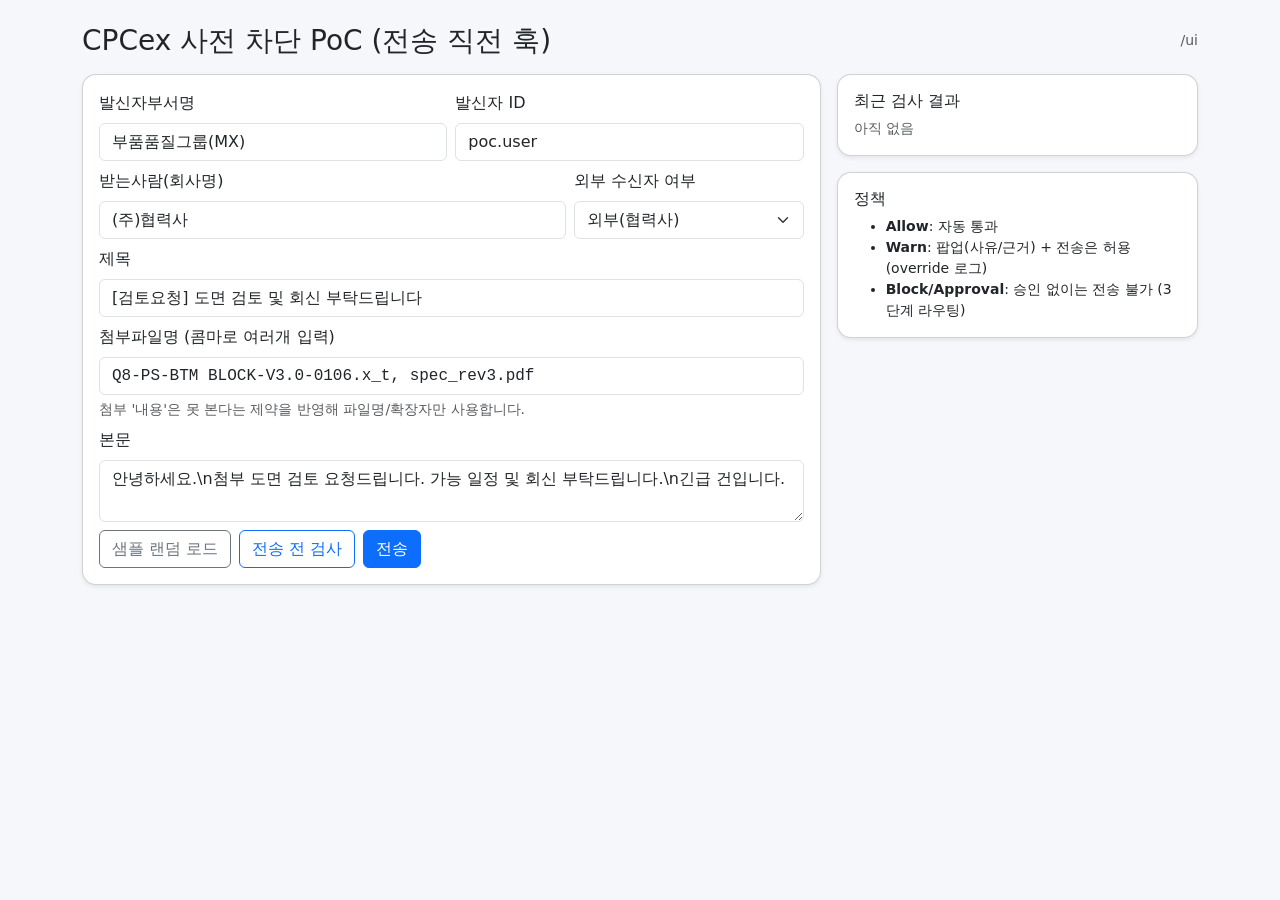
<file: PoC2/사전 차단(prevention)/external/ui_mail_demo.html>
<!doctype html>
<html lang="ko">
<head>
  <meta charset="utf-8" />
  <meta name="viewport" content="width=device-width, initial-scale=1" />
  <title>CPCex 사전 차단 PoC - 메일 전송 데모</title>
  <link href="https://cdn.jsdelivr.net/npm/bootstrap@5.3.3/dist/css/bootstrap.min.css" rel="stylesheet" />
  <style>
    body { background:#f6f7fb; }
    .card { border-radius: 14px; }
    textarea { min-height: 220px; }
    .mono { font-family: ui-monospace, SFMono-Regular, Menlo, Monaco, Consolas, "Liberation Mono", "Courier New", monospace; }
    .badge-action { font-size: 0.95rem; }
  </style>
</head>
<body>
  <div class="container py-4">
    <div class="d-flex align-items-center justify-content-between mb-3">
      <h3 class="m-0">CPCex 사전 차단 PoC (전송 직전 훅)</h3>
      <div class="text-muted small">/ui</div>
    </div>

    <div class="row g-3">
      <div class="col-lg-8">
        <div class="card shadow-sm">
          <div class="card-body">
            <div class="row g-2">
              <div class="col-md-6">
                <label class="form-label">발신자부서명</label>
                <input id="sender_dept" class="form-control" value="부품품질그룹(MX)" />
              </div>
              <div class="col-md-6">
                <label class="form-label">발신자 ID</label>
                <input id="sender_id" class="form-control" value="poc.user" />
              </div>

              <div class="col-md-8">
                <label class="form-label">받는사람(회사명)</label>
                <input id="recipient_company" class="form-control" value="(주)협력사" />
              </div>
              <div class="col-md-4">
                <label class="form-label">외부 수신자 여부</label>
                <select id="is_external" class="form-select">
                  <option value="true" selected>외부(협력사)</option>
                  <option value="false">내부</option>
                </select>
              </div>

              <div class="col-12">
                <label class="form-label">제목</label>
                <input id="subject" class="form-control" value="[검토요청] 도면 검토 및 회신 부탁드립니다" />
              </div>

              <div class="col-12">
                <label class="form-label">첨부파일명 (콤마로 여러개 입력)</label>
                <input id="attachments" class="form-control mono" value="Q8-PS-BTM BLOCK-V3.0-0106.x_t, spec_rev3.pdf" />
                <div class="form-text">첨부 '내용'은 못 본다는 제약을 반영해 파일명/확장자만 사용합니다.</div>
              </div>

              <div class="col-12">
                <label class="form-label">본문</label>
                <textarea id="body" class="form-control">안녕하세요.\n첨부 도면 검토 요청드립니다. 가능 일정 및 회신 부탁드립니다.\n긴급 건입니다.</textarea>
              </div>

              <div class="col-12 d-flex gap-2 flex-wrap">
                <button id="btn_load_sample" class="btn btn-outline-secondary">샘플 랜덤 로드</button>
                <button id="btn_check" class="btn btn-outline-primary">전송 전 검사</button>
                <button id="btn_send" class="btn btn-primary">전송</button>
                <div class="ms-auto small text-muted" id="status"></div>
              </div>
            </div>
          </div>
        </div>
      </div>

      <div class="col-lg-4">
        <div class="card shadow-sm">
          <div class="card-body">
            <h6 class="mb-2">최근 검사 결과</h6>
            <div id="last_result" class="small text-muted">아직 없음</div>
          </div>
        </div>

        <div class="card shadow-sm mt-3">
          <div class="card-body">
            <h6 class="mb-2">정책</h6>
            <ul class="small mb-0">
              <li><b>Allow</b>: 자동 통과</li>
              <li><b>Warn</b>: 팝업(사유/근거) + 전송은 허용(override 로그)</li>
              <li><b>Block/Approval</b>: 승인 없이는 전송 불가 (3단계 라우팅)</li>
            </ul>
          </div>
        </div>
      </div>
    </div>
  </div>

  <!-- WARN Modal -->
  <div class="modal" tabindex="-1" id="modal_warn">
    <div class="modal-dialog modal-lg">
      <div class="modal-content">
        <div class="modal-header">
          <h5 class="modal-title">경고 (Warn)</h5>
          <button type="button" class="btn-close" data-bs-dismiss="modal" aria-label="Close"></button>
        </div>
        <div class="modal-body">
          <div class="mb-2">
            <span class="badge bg-warning text-dark badge-action">WARN</span>
            <span class="ms-2" id="warn_summary"></span>
          </div>
          <div class="mb-2"><b>근거</b></div>
          <ul id="warn_evidence" class="small"></ul>
          <div class="alert alert-secondary small mb-0">
            전송은 가능하지만 <b>override 로그</b>가 남습니다. 사후 점검에서 위반 확정 시 강한 집행 대상이 됩니다.
          </div>
        </div>
        <div class="modal-footer">
          <button type="button" class="btn btn-secondary" data-bs-dismiss="modal">취소</button>
          <button type="button" class="btn btn-warning" id="btn_send_override">전송 계속(로그 남김)</button>
        </div>
      </div>
    </div>
  </div>

  <!-- BLOCK Modal -->
  <div class="modal" tabindex="-1" id="modal_block">
    <div class="modal-dialog modal-lg">
      <div class="modal-content">
        <div class="modal-header">
          <h5 class="modal-title">차단 (Block) - 승인 필요</h5>
          <button type="button" class="btn-close" data-bs-dismiss="modal" aria-label="Close"></button>
        </div>
        <div class="modal-body">
          <div class="mb-2">
            <span class="badge bg-danger badge-action">BLOCK</span>
            <span class="ms-2" id="block_summary"></span>
          </div>

          <div class="mb-2"><b>근거</b></div>
          <ul id="block_evidence" class="small"></ul>

          <div class="mt-3">
            <b>승인 라우팅 (3단계)</b>
            <ol class="small mt-2" id="approval_route"></ol>
          </div>

          <div class="alert alert-danger small mb-0">
            이 건은 전송이 차단되었습니다. 승인 요청을 생성한 뒤 승인 완료 시에만 전송할 수 있습니다.
          </div>
        </div>
        <div class="modal-footer">
          <button type="button" class="btn btn-secondary" data-bs-dismiss="modal">닫기</button>
          <button type="button" class="btn btn-danger" id="btn_request_approval">승인 요청 생성</button>
        </div>
      </div>
    </div>
  </div>

  <!-- ALLOW Toast -->
  <div class="position-fixed bottom-0 end-0 p-3" style="z-index: 9999">
    <div id="toast_allow" class="toast" role="alert" aria-live="assertive" aria-atomic="true">
      <div class="toast-header">
        <strong class="me-auto">전송 완료</strong>
        <small>Allow</small>
        <button type="button" class="btn-close" data-bs-dismiss="toast" aria-label="Close"></button>
      </div>
      <div class="toast-body">전송이 정상 완료되었습니다.</div>
    </div>
  </div>

  <script src="https://cdn.jsdelivr.net/npm/bootstrap@5.3.3/dist/js/bootstrap.bundle.min.js"></script>
  <script>
    const el = (id) => document.getElementById(id);

    let lastCheck = null; // store last /check response

    function makePayload() {
      const attachmentsRaw = el('attachments').value || '';
      const attachments = attachmentsRaw.split(',').map(s => s.trim()).filter(Boolean).map(name => {
        const ext = name.includes('.') ? name.split('.').pop().toLowerCase() : '';
        return { filename: name, extension: ext };
      });

      return {
        mail_id: 'poc-ui-' + Date.now(),
        sender_dept: el('sender_dept').value,
        sender_id: el('sender_id').value,
        subject: el('subject').value,
        body_text: el('body').value,
        recipients: [
          {
            recipient_id: 'poc-recipient',
            recipient_company: el('recipient_company').value,
            is_external: el('is_external').value === 'true'
          }
        ],
        attachments,
        timestamp: new Date().toISOString()
      };
    }

    function renderLastResult(obj) {
      el('last_result').innerHTML = '<pre class="mono small mb-0">' + JSON.stringify(obj, null, 2) + '</pre>';
    }

    // If user opens this file directly (file://), API calls to '/check' will fail.
    // Prefer opening via: http://127.0.0.1:8000/ui
    const API_BASE = (location.protocol === 'file:') ? 'http://127.0.0.1:8000' : '';

    async function doCheck() {
      el('status').textContent = '검사 중...';
      const payload = makePayload();
      try {
        const res = await fetch(API_BASE + '/check', {
          method: 'POST',
          headers: { 'Content-Type': 'application/json' },
          body: JSON.stringify(payload)
        });
        const obj = await res.json();
        lastCheck = obj;
        renderLastResult(obj);
        return obj;
      } catch (e) {
        const obj = { ok: false, error: String(e), hint: 'http://127.0.0.1:8000/ui 로 접속해서 사용하세요.' };
        renderLastResult(obj);
        return obj;
      } finally {
        el('status').textContent = '';
      }
    }

    function setEvidence(listEl, evidence) {
      listEl.innerHTML = '';
      (evidence || []).forEach((e) => {
        const li = document.createElement('li');
        li.textContent = e;
        listEl.appendChild(li);
      });
      if (!evidence || evidence.length === 0) {
        const li = document.createElement('li');
        li.textContent = '(근거 없음)';
        listEl.appendChild(li);
      }
    }

    function showWarn(obj) {
      el('warn_summary').textContent = `risk_level=${obj.risk_level}, score=${obj.risk_score} | ${obj.reason || ''}`;
      setEvidence(el('warn_evidence'), obj.evidence);
      new bootstrap.Modal(el('modal_warn')).show();
    }

    function showBlock(obj) {
      el('block_summary').textContent = `risk_level=${obj.risk_level}, score=${obj.risk_score} | ${obj.reason || ''}`;
      setEvidence(el('block_evidence'), obj.evidence);

      const route = el('approval_route');
      route.innerHTML = '';
      (obj.approval_route || []).forEach((r) => {
        const li = document.createElement('li');
        li.textContent = r;
        route.appendChild(li);
      });

      new bootstrap.Modal(el('modal_block')).show();
    }

    function showAllow() {
      new bootstrap.Toast(el('toast_allow')).show();
    }

    async function doSend(mode) {
      const payload = makePayload();
      const res = await fetch(API_BASE + '/send', {
        method: 'POST',
        headers: { 'Content-Type': 'application/json' },
        body: JSON.stringify({ payload, mode })
      });
      const obj = await res.json();
      renderLastResult(obj);
      showAllow();
    }

    function setSendEnabled(enabled) {
      const btn = el('btn_send');
      btn.disabled = !enabled;
      btn.classList.toggle('btn-secondary', !enabled);
      btn.classList.toggle('btn-primary', enabled);
      btn.textContent = enabled ? '전송' : '전송(차단됨)';
    }

    function resetDecisionState() {
      lastCheck = null;
      setSendEnabled(true);
      el('status').textContent = '';
    }

    // Reset state when user edits any input
    ['sender_dept','sender_id','recipient_company','is_external','subject','attachments','body'].forEach((id) => {
      el(id).addEventListener('input', resetDecisionState);
      el(id).addEventListener('change', resetDecisionState);
    });

    el('btn_check').addEventListener('click', async () => {
      const obj = await doCheck();
      if (!obj.ok) return;
      if (obj.policy_action === 'allow') {
        setSendEnabled(true);
        showAllow();
      }
      if (obj.policy_action === 'warn') {
        setSendEnabled(true);
        showWarn(obj);
      }
      if (obj.policy_action === 'block') {
        setSendEnabled(false);
        showBlock(obj);
      }
    });

    el('btn_send').addEventListener('click', async () => {
      const obj = await doCheck();
      if (!obj.ok) return;
      if (obj.policy_action === 'allow') {
        setSendEnabled(true);
        await doSend('allow');
        return;
      }
      if (obj.policy_action === 'warn') {
        setSendEnabled(true);
        showWarn(obj);
        return;
      }
      if (obj.policy_action === 'block') {
        setSendEnabled(false);
        showBlock(obj);
        return;
      }
    });

    el('btn_send_override').addEventListener('click', async () => {
      await doSend('warn_override');
      bootstrap.Modal.getInstance(el('modal_warn')).hide();
    });

    el('btn_request_approval').addEventListener('click', async () => {
      // PoC: 승인 요청 생성만 흉내
      const payload = makePayload();
      const res = await fetch(API_BASE + '/approve', {
        method: 'POST',
        headers: { 'Content-Type': 'application/json' },
        body: JSON.stringify({ payload, lastCheck })
      });
      const obj = await res.json();
      renderLastResult(obj);
      bootstrap.Modal.getInstance(el('modal_block')).hide();
    });

    el('btn_load_sample').addEventListener('click', async () => {
      el('status').textContent = '샘플 로드 중...';
      try {
        const res = await fetch(API_BASE + '/sample/random');
        const obj = await res.json();
        if (!obj.ok) {
          renderLastResult(obj);
          return;
        }
        const s = obj.sample;
        el('sender_dept').value = s.sender_dept || '';
        el('sender_id').value = s.sender_id || '';
        el('recipient_company').value = s.recipient_company || '';
        el('is_external').value = (s.is_external ? 'true' : 'false');
        el('subject').value = s.subject || '';
        el('attachments').value = s.attachments || '';
        el('body').value = s.body || '';
        resetDecisionState();
        renderLastResult({ ok: true, loaded: s.mail_id || '(no mail_id)', note: '샘플 랜덤 로드 완료' });
      } catch (e) {
        renderLastResult({ ok: false, error: String(e) });
      } finally {
        el('status').textContent = '';
      }
    });

  </script>
</body>
</html>
</file>
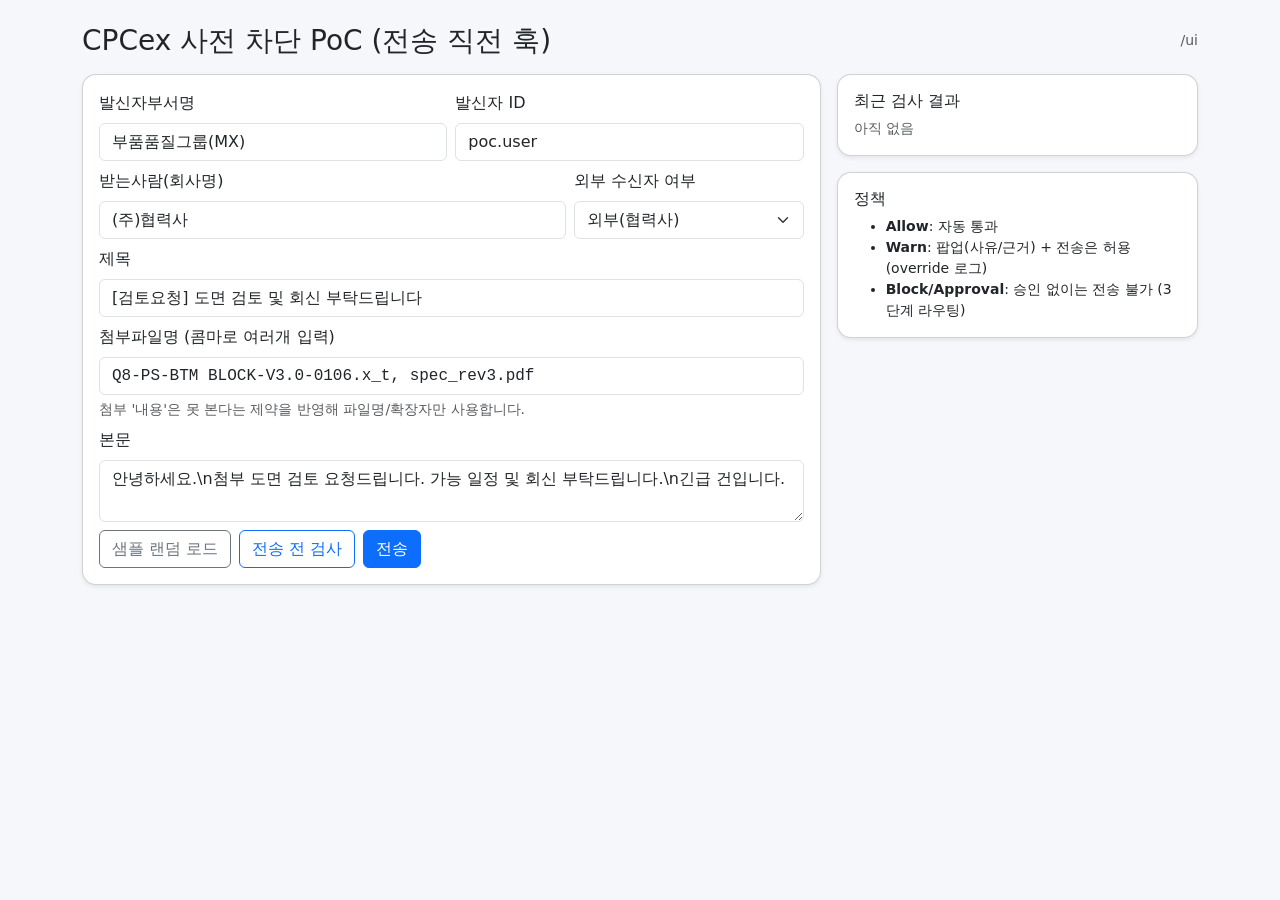
<file: PoC2/사전 차단(prevention)/internal/ui_mail_demo.html>
<!doctype html>
<html lang="ko">
<head>
  <meta charset="utf-8" />
  <meta name="viewport" content="width=device-width, initial-scale=1" />
  <title>CPCex 사전 차단 PoC - 메일 전송 데모</title>
  <link href="https://cdn.jsdelivr.net/npm/bootstrap@5.3.3/dist/css/bootstrap.min.css" rel="stylesheet" />
  <style>
    body { background:#f6f7fb; }
    .card { border-radius: 14px; }
    textarea { min-height: 220px; }
    .mono { font-family: ui-monospace, SFMono-Regular, Menlo, Monaco, Consolas, "Liberation Mono", "Courier New", monospace; }
    .badge-action { font-size: 0.95rem; }
  </style>
</head>
<body>
  <div class="container py-4">
    <div class="d-flex align-items-center justify-content-between mb-3">
      <h3 class="m-0">CPCex 사전 차단 PoC (전송 직전 훅)</h3>
      <div class="text-muted small">/ui</div>
    </div>

    <div class="row g-3">
      <div class="col-lg-8">
        <div class="card shadow-sm">
          <div class="card-body">
            <div class="row g-2">
              <div class="col-md-6">
                <label class="form-label">발신자부서명</label>
                <input id="sender_dept" class="form-control" value="부품품질그룹(MX)" />
              </div>
              <div class="col-md-6">
                <label class="form-label">발신자 ID</label>
                <input id="sender_id" class="form-control" value="poc.user" />
              </div>

              <div class="col-md-8">
                <label class="form-label">받는사람(회사명)</label>
                <input id="recipient_company" class="form-control" value="(주)협력사" />
              </div>
              <div class="col-md-4">
                <label class="form-label">외부 수신자 여부</label>
                <select id="is_external" class="form-select">
                  <option value="true" selected>외부(협력사)</option>
                  <option value="false">내부</option>
                </select>
              </div>

              <div class="col-12">
                <label class="form-label">제목</label>
                <input id="subject" class="form-control" value="[검토요청] 도면 검토 및 회신 부탁드립니다" />
              </div>

              <div class="col-12">
                <label class="form-label">첨부파일명 (콤마로 여러개 입력)</label>
                <input id="attachments" class="form-control mono" value="Q8-PS-BTM BLOCK-V3.0-0106.x_t, spec_rev3.pdf" />
                <div class="form-text">첨부 '내용'은 못 본다는 제약을 반영해 파일명/확장자만 사용합니다.</div>
              </div>

              <div class="col-12">
                <label class="form-label">본문</label>
                <textarea id="body" class="form-control">안녕하세요.\n첨부 도면 검토 요청드립니다. 가능 일정 및 회신 부탁드립니다.\n긴급 건입니다.</textarea>
              </div>

              <div class="col-12 d-flex gap-2 flex-wrap">
                <button id="btn_load_sample" class="btn btn-outline-secondary">샘플 랜덤 로드</button>
                <button id="btn_check" class="btn btn-outline-primary">전송 전 검사</button>
                <button id="btn_send" class="btn btn-primary">전송</button>
                <div class="ms-auto small text-muted" id="status"></div>
              </div>
            </div>
          </div>
        </div>
      </div>

      <div class="col-lg-4">
        <div class="card shadow-sm">
          <div class="card-body">
            <h6 class="mb-2">최근 검사 결과</h6>
            <div id="last_result" class="small text-muted">아직 없음</div>
          </div>
        </div>

        <div class="card shadow-sm mt-3">
          <div class="card-body">
            <h6 class="mb-2">정책</h6>
            <ul class="small mb-0">
              <li><b>Allow</b>: 자동 통과</li>
              <li><b>Warn</b>: 팝업(사유/근거) + 전송은 허용(override 로그)</li>
              <li><b>Block/Approval</b>: 승인 없이는 전송 불가 (3단계 라우팅)</li>
            </ul>
          </div>
        </div>
      </div>
    </div>
  </div>

  <!-- WARN Modal -->
  <div class="modal" tabindex="-1" id="modal_warn">
    <div class="modal-dialog modal-lg">
      <div class="modal-content">
        <div class="modal-header">
          <h5 class="modal-title">경고 (Warn)</h5>
          <button type="button" class="btn-close" data-bs-dismiss="modal" aria-label="Close"></button>
        </div>
        <div class="modal-body">
          <div class="mb-2">
            <span class="badge bg-warning text-dark badge-action">WARN</span>
            <span class="ms-2" id="warn_summary"></span>
          </div>
          <div class="mb-2"><b>근거</b></div>
          <ul id="warn_evidence" class="small"></ul>
          <div class="alert alert-secondary small mb-0">
            전송은 가능하지만 <b>override 로그</b>가 남습니다. 사후 점검에서 위반 확정 시 강한 집행 대상이 됩니다.
          </div>
        </div>
        <div class="modal-footer">
          <button type="button" class="btn btn-secondary" data-bs-dismiss="modal">취소</button>
          <button type="button" class="btn btn-warning" id="btn_send_override">전송 계속(로그 남김)</button>
        </div>
      </div>
    </div>
  </div>

  <!-- BLOCK Modal -->
  <div class="modal" tabindex="-1" id="modal_block">
    <div class="modal-dialog modal-lg">
      <div class="modal-content">
        <div class="modal-header">
          <h5 class="modal-title">차단 (Block) - 승인 필요</h5>
          <button type="button" class="btn-close" data-bs-dismiss="modal" aria-label="Close"></button>
        </div>
        <div class="modal-body">
          <div class="mb-2">
            <span class="badge bg-danger badge-action">BLOCK</span>
            <span class="ms-2" id="block_summary"></span>
          </div>

          <div class="mb-2"><b>근거</b></div>
          <ul id="block_evidence" class="small"></ul>

          <div class="mt-3">
            <b>승인 라우팅 (3단계)</b>
            <ol class="small mt-2" id="approval_route"></ol>
          </div>

          <div class="alert alert-danger small mb-0">
            이 건은 전송이 차단되었습니다. 승인 요청을 생성한 뒤 승인 완료 시에만 전송할 수 있습니다.
          </div>
        </div>
        <div class="modal-footer">
          <button type="button" class="btn btn-secondary" data-bs-dismiss="modal">닫기</button>
          <button type="button" class="btn btn-danger" id="btn_request_approval">승인 요청 생성</button>
        </div>
      </div>
    </div>
  </div>

  <!-- ALLOW Toast -->
  <div class="position-fixed bottom-0 end-0 p-3" style="z-index: 9999">
    <div id="toast_allow" class="toast" role="alert" aria-live="assertive" aria-atomic="true">
      <div class="toast-header">
        <strong class="me-auto">전송 완료</strong>
        <small>Allow</small>
        <button type="button" class="btn-close" data-bs-dismiss="toast" aria-label="Close"></button>
      </div>
      <div class="toast-body">전송이 정상 완료되었습니다.</div>
    </div>
  </div>

  <script src="https://cdn.jsdelivr.net/npm/bootstrap@5.3.3/dist/js/bootstrap.bundle.min.js"></script>
  <script>
    const el = (id) => document.getElementById(id);

    let lastCheck = null; // store last /check response

    function makePayload() {
      const attachmentsRaw = el('attachments').value || '';
      const attachments = attachmentsRaw.split(',').map(s => s.trim()).filter(Boolean).map(name => {
        const ext = name.includes('.') ? name.split('.').pop().toLowerCase() : '';
        return { filename: name, extension: ext };
      });

      return {
        mail_id: 'poc-ui-' + Date.now(),
        sender_dept: el('sender_dept').value,
        sender_id: el('sender_id').value,
        subject: el('subject').value,
        body_text: el('body').value,
        recipients: [
          {
            recipient_id: 'poc-recipient',
            recipient_company: el('recipient_company').value,
            is_external: el('is_external').value === 'true'
          }
        ],
        attachments,
        timestamp: new Date().toISOString()
      };
    }

    function renderLastResult(obj) {
      el('last_result').innerHTML = '<pre class="mono small mb-0">' + JSON.stringify(obj, null, 2) + '</pre>';
    }

    // If user opens this file directly (file://), API calls to '/check' will fail.
    // Prefer opening via: http://127.0.0.1:8001/ui  (internal precheck server)
    const API_BASE = (location.protocol === 'file:') ? 'http://127.0.0.1:8001' : '';

    async function doCheck() {
      el('status').textContent = '검사 중...';
      const payload = makePayload();
      try {
        const res = await fetch(API_BASE + '/check', {
          method: 'POST',
          headers: { 'Content-Type': 'application/json' },
          body: JSON.stringify(payload)
        });
        const obj = await res.json();
        lastCheck = obj;
        renderLastResult(obj);
        return obj;
      } catch (e) {
        const obj = { ok: false, error: String(e), hint: 'http://127.0.0.1:8000/ui 로 접속해서 사용하세요.' };
        renderLastResult(obj);
        return obj;
      } finally {
        el('status').textContent = '';
      }
    }

    function setEvidence(listEl, evidence) {
      listEl.innerHTML = '';
      (evidence || []).forEach((e) => {
        const li = document.createElement('li');
        li.textContent = e;
        listEl.appendChild(li);
      });
      if (!evidence || evidence.length === 0) {
        const li = document.createElement('li');
        li.textContent = '(근거 없음)';
        listEl.appendChild(li);
      }
    }

    function showWarn(obj) {
      el('warn_summary').textContent = `risk_level=${obj.risk_level}, score=${obj.risk_score} | ${obj.reason || ''}`;
      setEvidence(el('warn_evidence'), obj.evidence);
      new bootstrap.Modal(el('modal_warn')).show();
    }

    function showBlock(obj) {
      el('block_summary').textContent = `risk_level=${obj.risk_level}, score=${obj.risk_score} | ${obj.reason || ''}`;
      setEvidence(el('block_evidence'), obj.evidence);

      const route = el('approval_route');
      route.innerHTML = '';
      (obj.approval_route || []).forEach((r) => {
        const li = document.createElement('li');
        li.textContent = r;
        route.appendChild(li);
      });

      new bootstrap.Modal(el('modal_block')).show();
    }

    function showAllow() {
      new bootstrap.Toast(el('toast_allow')).show();
    }

    async function doSend(mode) {
      const payload = makePayload();
      const res = await fetch(API_BASE + '/send', {
        method: 'POST',
        headers: { 'Content-Type': 'application/json' },
        body: JSON.stringify({ payload, mode })
      });
      const obj = await res.json();
      renderLastResult(obj);
      showAllow();
    }

    function setSendEnabled(enabled) {
      const btn = el('btn_send');
      btn.disabled = !enabled;
      btn.classList.toggle('btn-secondary', !enabled);
      btn.classList.toggle('btn-primary', enabled);
      btn.textContent = enabled ? '전송' : '전송(차단됨)';
    }

    function resetDecisionState() {
      lastCheck = null;
      setSendEnabled(true);
      el('status').textContent = '';
    }

    // Reset state when user edits any input
    ['sender_dept','sender_id','recipient_company','is_external','subject','attachments','body'].forEach((id) => {
      el(id).addEventListener('input', resetDecisionState);
      el(id).addEventListener('change', resetDecisionState);
    });

    el('btn_check').addEventListener('click', async () => {
      const obj = await doCheck();
      if (!obj.ok) return;
      if (obj.policy_action === 'allow') {
        setSendEnabled(true);
        showAllow();
      }
      if (obj.policy_action === 'warn') {
        setSendEnabled(true);
        showWarn(obj);
      }
      if (obj.policy_action === 'block') {
        setSendEnabled(false);
        showBlock(obj);
      }
    });

    el('btn_send').addEventListener('click', async () => {
      const obj = await doCheck();
      if (!obj.ok) return;
      if (obj.policy_action === 'allow') {
        setSendEnabled(true);
        await doSend('allow');
        return;
      }
      if (obj.policy_action === 'warn') {
        setSendEnabled(true);
        showWarn(obj);
        return;
      }
      if (obj.policy_action === 'block') {
        setSendEnabled(false);
        showBlock(obj);
        return;
      }
    });

    el('btn_send_override').addEventListener('click', async () => {
      await doSend('warn_override');
      bootstrap.Modal.getInstance(el('modal_warn')).hide();
    });

    el('btn_request_approval').addEventListener('click', async () => {
      // PoC: 승인 요청 생성만 흉내
      const payload = makePayload();
      const res = await fetch(API_BASE + '/approve', {
        method: 'POST',
        headers: { 'Content-Type': 'application/json' },
        body: JSON.stringify({ payload, lastCheck })
      });
      const obj = await res.json();
      renderLastResult(obj);
      bootstrap.Modal.getInstance(el('modal_block')).hide();
    });

    el('btn_load_sample').addEventListener('click', async () => {
      el('status').textContent = '샘플 로드 중...';
      try {
        const res = await fetch(API_BASE + '/sample/random');
        const obj = await res.json();
        if (!obj.ok) {
          renderLastResult(obj);
          return;
        }
        const s = obj.sample;
        el('sender_dept').value = s.sender_dept || '';
        el('sender_id').value = s.sender_id || '';
        el('recipient_company').value = s.recipient_company || '';
        el('is_external').value = (s.is_external ? 'true' : 'false');
        el('subject').value = s.subject || '';
        el('attachments').value = s.attachments || '';
        el('body').value = s.body || '';
        resetDecisionState();
        renderLastResult({ ok: true, loaded: s.mail_id || '(no mail_id)', note: '샘플 랜덤 로드 완료' });
      } catch (e) {
        renderLastResult({ ok: false, error: String(e) });
      } finally {
        el('status').textContent = '';
      }
    });

  </script>
</body>
</html>
</file>
